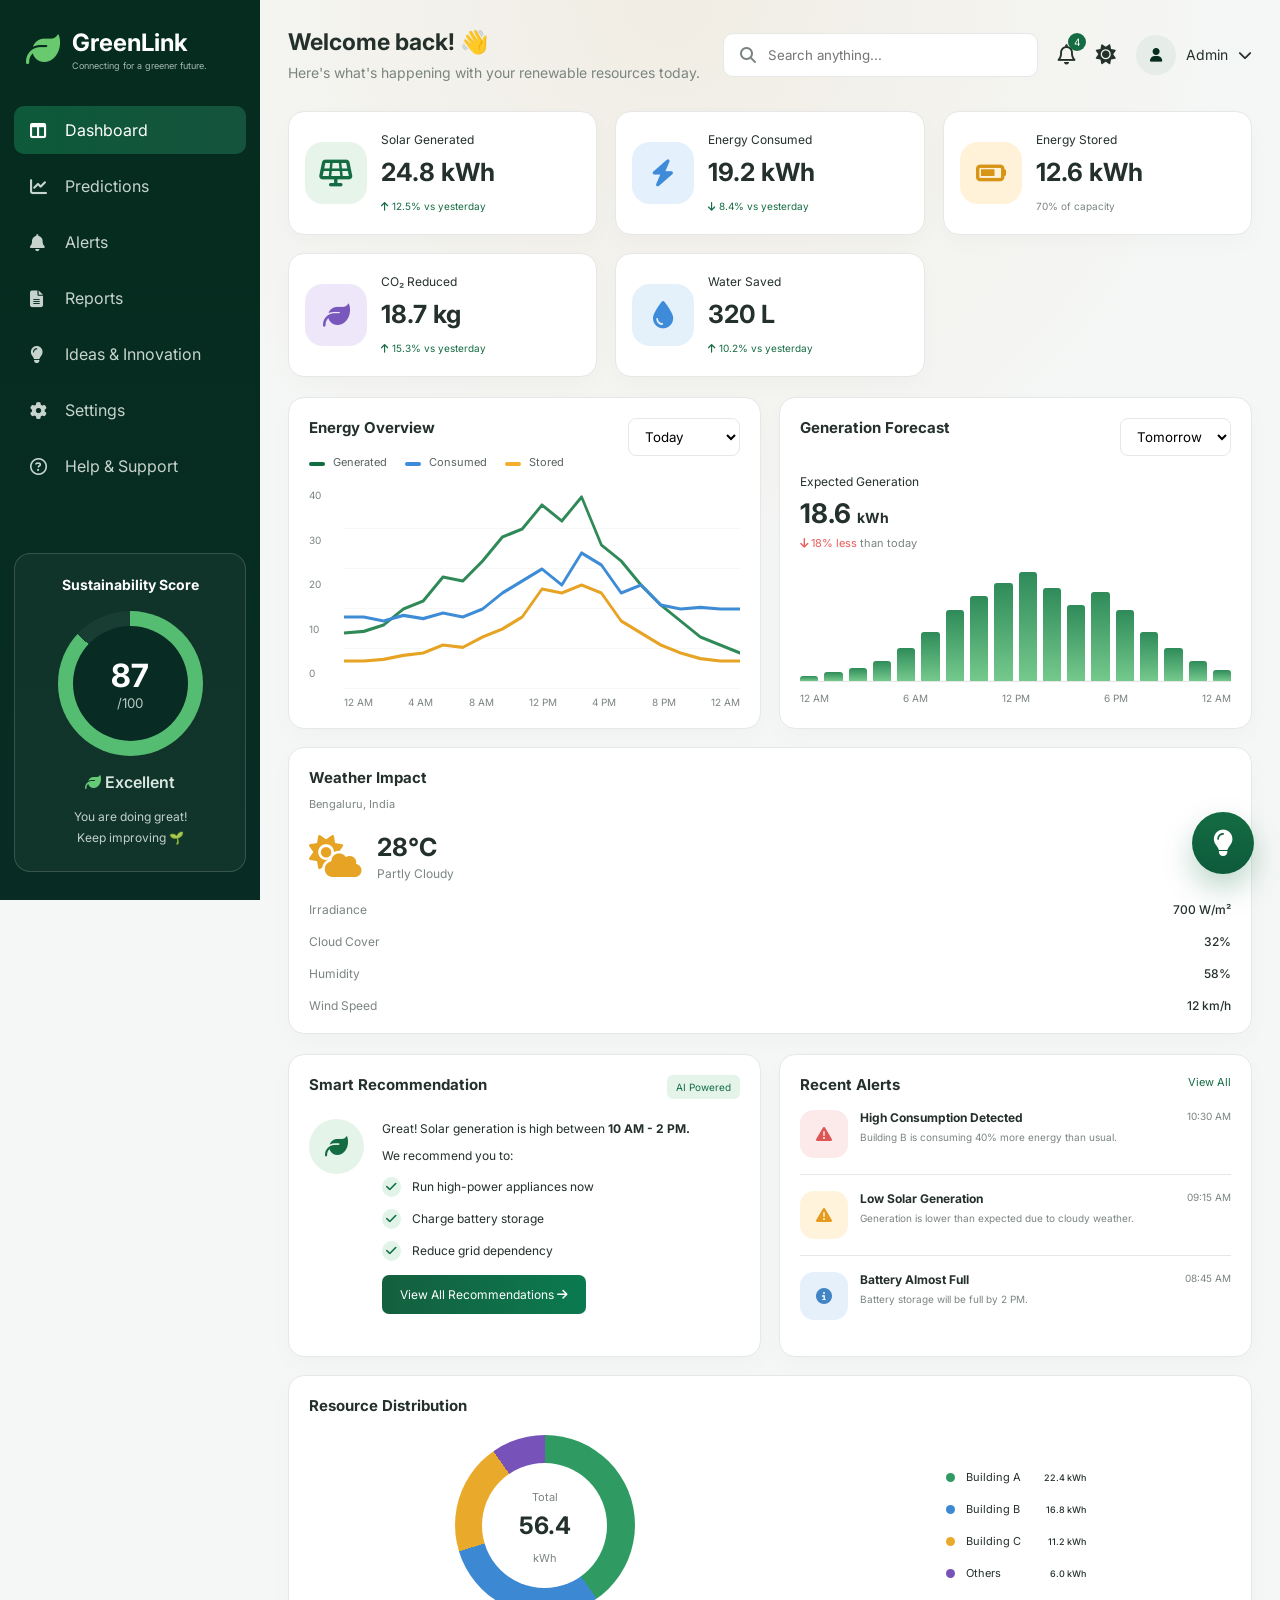
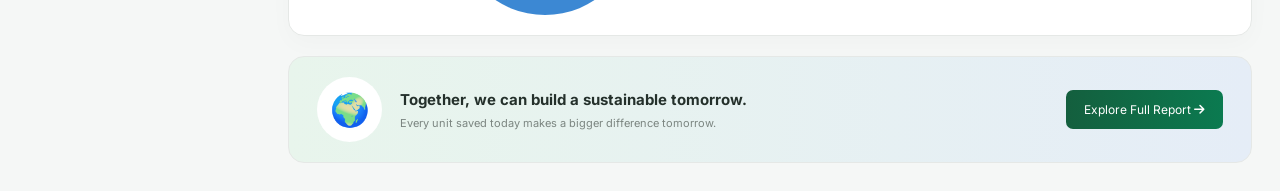
<file: index.html>
<!DOCTYPE html>
<html lang="en">
<head>
  <meta charset="UTF-8">
  <meta name="viewport" content="width=device-width, initial-scale=1.0">

  <title>Dashboard</title>

  <link rel="preconnect" href="https://fonts.googleapis.com">
  <link rel="preconnect" href="https://fonts.gstatic.com" crossorigin>

  <link
    href="https://fonts.googleapis.com/css2?family=Inter:wght@400;500;600;700;800&display=swap"
    rel="stylesheet"
  >

  <link
    rel="stylesheet"
    href="https://cdnjs.cloudflare.com/ajax/libs/font-awesome/6.5.2/css/all.min.css"
  >

  <link rel="stylesheet" href="style.css">
</head>

<body>

  <!-- SIDEBAR -->
  <aside class="sidebar">

    <button class="close-sidebar" id="closeSidebar" aria-label="Close sidebar">
      <i class="fa-solid fa-xmark"></i>
    </button>

    <div class="logo">
      <div class="logo-icon">
        <i class="fa-solid fa-leaf"></i>
      </div>

      <div>
        <h2>GreenLink</h2>
        <p>Connecting for a greener future.</p>
      </div>
    </div>

    <nav class="nav-menu">

      <a href="index.html" class="nav-item active">
        <i class="fa-solid fa-table-columns"></i>
        <span>Dashboard</span>
      </a>

      <a href="predictions.html" class="nav-item">
        <i class="fa-solid fa-chart-line"></i>
        <span>Predictions</span>
      </a>

      <a href="alerts.html" class="nav-item">
        <i class="fa-solid fa-bell"></i>
        <span>Alerts</span>
      </a>

      <a href="reports.html" class="nav-item">
        <i class="fa-solid fa-file-lines"></i>
        <span>Reports</span>
      </a>

      <a href="ideas.html" class="nav-item">
        <i class="fa-solid fa-lightbulb"></i>
        <span>Ideas & Innovation</span>
      </a>

      <a href="settings.html" class="nav-item">
        <i class="fa-solid fa-gear"></i>
        <span>Settings</span>
      </a>

      <a href="help.html" class="nav-item">
        <i class="fa-regular fa-circle-question"></i>
        <span>Help & Support</span>
      </a>

    </nav>

    <div class="sustainability-card">

      <h3>Sustainability Score</h3>

      <div class="score-circle">
        <div class="score-inner">
          <span id="score">87</span>
          <small>/100</small>
        </div>
      </div>

      <div class="score-status">
        <i class="fa-solid fa-leaf"></i>
        Excellent
      </div>

      <p>
        You are doing great!<br>
        Keep improving 🌱
      </p>

    </div>

  </aside>


  <!-- MAIN CONTENT -->
  <main class="main-content">

    <!-- MOBILE CONTROLS -->
    <button class="mobile-menu-btn" id="openSidebar" aria-label="Open sidebar">
      <i class="fa-solid fa-bars"></i>
    </button>

    <!-- This overlay has NO active class by default -->
    <div class="sidebar-overlay" id="sidebarOverlay"></div>


    <!-- HEADER -->
    <header class="top-header">

      <div class="welcome-section">
        <h1>
          Welcome back!
          <span>👋</span>
        </h1>

        <p>
          Here's what's happening with your renewable resources today.
        </p>
      </div>


      <div class="header-actions">

        <div class="search-box">
          <i class="fa-solid fa-magnifying-glass"></i>
          <input type="text" placeholder="Search anything...">
        </div>


        <div class="icon-button notification">
          <i class="fa-regular fa-bell"></i>
          <span class="notification-count">4</span>
        </div>


        <div class="icon-button theme-icon">
          <i class="fa-solid fa-sun"></i>
        </div>


        <div class="profile">

          <div class="avatar">
            <i class="fa-solid fa-user"></i>
          </div>

          <span>Admin</span>

          <i class="fa-solid fa-chevron-down"></i>

        </div>

      </div>

    </header>


    <!-- STAT CARDS -->
    <section class="stats-grid">

      <div class="stat-card">

        <div class="stat-icon solar-icon">
          <i class="fa-solid fa-solar-panel"></i>
        </div>

        <div>
          <p>Solar Generated</p>
          <h2 id="solarGenerated">24.8 kWh</h2>

          <small class="positive">
            <i class="fa-solid fa-arrow-up"></i>
            12.5% vs yesterday
          </small>
        </div>

      </div>


      <div class="stat-card">

        <div class="stat-icon energy-icon">
          <i class="fa-solid fa-bolt"></i>
        </div>

        <div>
          <p>Energy Consumed</p>
          <h2 id="energyConsumed">19.2 kWh</h2>

          <small class="positive">
            <i class="fa-solid fa-arrow-down"></i>
            8.4% vs yesterday
          </small>
        </div>

      </div>


      <div class="stat-card">

        <div class="stat-icon storage-icon">
          <i class="fa-solid fa-battery-three-quarters"></i>
        </div>

        <div>
          <p>Energy Stored</p>
          <h2 id="energyStored">12.6 kWh</h2>

          <small>70% of capacity</small>
        </div>

      </div>


      <div class="stat-card">

        <div class="stat-icon carbon-icon">
          <i class="fa-solid fa-leaf"></i>
        </div>

        <div>
          <p>CO₂ Reduced</p>
          <h2 id="co2Reduced">18.7 kg</h2>

          <small class="positive">
            <i class="fa-solid fa-arrow-up"></i>
            15.3% vs yesterday
          </small>
        </div>

      </div>


      <div class="stat-card">

        <div class="stat-icon water-icon">
          <i class="fa-solid fa-droplet"></i>
        </div>

        <div>
          <p>Water Saved</p>
          <h2 id="waterSaved">320 L</h2>

          <small class="positive">
            <i class="fa-solid fa-arrow-up"></i>
            10.2% vs yesterday
          </small>
        </div>

      </div>

    </section>


    <!-- MIDDLE ROW -->
    <section class="dashboard-row">

      <!-- ENERGY OVERVIEW -->
      <div class="panel energy-overview">

        <div class="panel-header">

          <div>
            <h2>Energy Overview</h2>

            <div class="chart-legend">

              <span>
                <i class="legend generated"></i>
                Generated
              </span>

              <span>
                <i class="legend consumed"></i>
                Consumed
              </span>

              <span>
                <i class="legend stored"></i>
                Stored
              </span>

            </div>

          </div>

          <select>
            <option>Today</option>
            <option>Yesterday</option>
            <option>This Week</option>
          </select>

        </div>


        <div class="chart-placeholder">

          <div class="chart-y-axis">
            <span>40</span>
            <span>30</span>
            <span>20</span>
            <span>10</span>
            <span>0</span>
          </div>


          <div class="chart-area">

            <svg
              viewBox="0 0 600 250"
              preserveAspectRatio="none"
              class="energy-svg"
            >

              <polyline
                class="generated-line"
                points="
                0,180 30,178 60,170 90,150
                120,140 150,110 180,115 210,90
                240,60 270,50 300,20 330,40
                360,10 390,70 420,90 450,120
                480,145 510,165 540,185 570,195 600,205
                "
              />

              <polyline
                class="consumed-line"
                points="
                0,160 30,160 60,165 90,158
                120,162 150,155 180,160 210,150
                240,130 270,115 300,100 330,120
                360,80 390,95 420,130 450,120
                480,145 510,150 540,148 570,150 600,150
                "
              />

              <polyline
                class="stored-line"
                points="
                0,215 30,215 60,213 90,208
                120,205 150,195 180,198 210,185
                240,175 270,160 300,125 330,130
                360,120 390,130 420,165 450,180
                480,195 510,205 540,212 570,215 600,215
                "
              />

            </svg>

          </div>

        </div>


        <div class="chart-x-axis">
          <span>12 AM</span>
          <span>4 AM</span>
          <span>8 AM</span>
          <span>12 PM</span>
          <span>4 PM</span>
          <span>8 PM</span>
          <span>12 AM</span>
        </div>

      </div>


      <!-- FORECAST -->
      <div class="panel forecast-panel">

        <div class="panel-header">

          <h2>Generation Forecast</h2>

          <select>
            <option>Tomorrow</option>
            <option>Today</option>
          </select>

        </div>


        <p class="forecast-label">Expected Generation</p>

        <h1>18.6 <span>kWh</span></h1>

        <p class="forecast-warning">
          <i class="fa-solid fa-arrow-down"></i>
          18% less
          <span>than today</span>
        </p>


        <div class="bar-chart">

          <div class="bar" style="height: 5%"></div>
          <div class="bar" style="height: 8%"></div>
          <div class="bar" style="height: 12%"></div>
          <div class="bar" style="height: 18%"></div>
          <div class="bar" style="height: 30%"></div>
          <div class="bar" style="height: 45%"></div>
          <div class="bar" style="height: 65%"></div>
          <div class="bar" style="height: 78%"></div>
          <div class="bar" style="height: 90%"></div>
          <div class="bar" style="height: 100%"></div>
          <div class="bar" style="height: 85%"></div>
          <div class="bar" style="height: 70%"></div>
          <div class="bar" style="height: 82%"></div>
          <div class="bar" style="height: 65%"></div>
          <div class="bar" style="height: 45%"></div>
          <div class="bar" style="height: 30%"></div>
          <div class="bar" style="height: 18%"></div>
          <div class="bar" style="height: 10%"></div>

        </div>


        <div class="forecast-times">
          <span>12 AM</span>
          <span>6 AM</span>
          <span>12 PM</span>
          <span>6 PM</span>
          <span>12 AM</span>
        </div>

      </div>


      <!-- WEATHER -->
      <div class="panel weather-panel">

        <h2>Weather Impact</h2>

        <p class="location">Bengaluru, India</p>


        <div class="weather-main">

          <div class="weather-icon">
            <i class="fa-solid fa-cloud-sun"></i>
          </div>

          <div>
            <h1>28°C</h1>
            <p>Partly Cloudy</p>
          </div>

        </div>


        <div class="weather-details">

          <div>
            <span>Irradiance</span>
            <strong>700 W/m²</strong>
          </div>

          <div>
            <span>Cloud Cover</span>
            <strong>32%</strong>
          </div>

          <div>
            <span>Humidity</span>
            <strong>58%</strong>
          </div>

          <div>
            <span>Wind Speed</span>
            <strong>12 km/h</strong>
          </div>

        </div>

      </div>

    </section>


    <!-- LOWER GRID -->
    <section class="lower-grid">

      <!-- RECOMMENDATION -->
      <div class="panel recommendation-panel">

        <div class="panel-header">

          <h2>Smart Recommendation</h2>

          <span class="ai-badge">AI Powered</span>

        </div>


        <div class="recommendation-content">

          <div class="recommendation-icon">
            <i class="fa-solid fa-leaf"></i>
          </div>


          <div>

            <p class="recommendation-text">
              Great! Solar generation is high between
              <strong>10 AM - 2 PM.</strong>
            </p>

            <p>We recommend you to:</p>


            <ul>

              <li>
                <i class="fa-solid fa-check"></i>
                Run high-power appliances now
              </li>

              <li>
                <i class="fa-solid fa-check"></i>
                Charge battery storage
              </li>

              <li>
                <i class="fa-solid fa-check"></i>
                Reduce grid dependency
              </li>

            </ul>


            <button class="primary-button" id="recommendationButton">
              View All Recommendations
              <i class="fa-solid fa-arrow-right"></i>
            </button>

          </div>

        </div>

      </div>


      <!-- ALERTS -->
      <div class="panel alerts-panel">

        <div class="panel-header">

          <h2>Recent Alerts</h2>

          <a href="#">View All</a>

        </div>


        <div class="alert-item">

          <div class="alert-icon danger">
            <i class="fa-solid fa-triangle-exclamation"></i>
          </div>

          <div class="alert-info">
            <h3>High Consumption Detected</h3>
            <p>
              Building B is consuming 40% more energy than usual.
            </p>
          </div>

          <span>10:30 AM</span>

        </div>


        <div class="alert-item">

          <div class="alert-icon warning">
            <i class="fa-solid fa-triangle-exclamation"></i>
          </div>

          <div class="alert-info">
            <h3>Low Solar Generation</h3>
            <p>
              Generation is lower than expected due to cloudy weather.
            </p>
          </div>

          <span>09:15 AM</span>

        </div>


        <div class="alert-item">

          <div class="alert-icon info">
            <i class="fa-solid fa-circle-info"></i>
          </div>

          <div class="alert-info">
            <h3>Battery Almost Full</h3>
            <p>
              Battery storage will be full by 2 PM.
            </p>
          </div>

          <span>08:45 AM</span>

        </div>

      </div>


      <!-- RESOURCE DISTRIBUTION -->
      <div class="panel distribution-panel">

        <h2>Resource Distribution</h2>


        <div class="distribution-content">

          <div class="donut-chart">

            <div class="donut-center">
              <span>Total</span>
              <h2>56.4</h2>
              <small>kWh</small>
            </div>

          </div>


          <div class="distribution-list">

            <div>
              <span class="dot building-a"></span>
              <span>Building A</span>
              <strong>22.4 kWh</strong>
            </div>

            <div>
              <span class="dot building-b"></span>
              <span>Building B</span>
              <strong>16.8 kWh</strong>
            </div>

            <div>
              <span class="dot building-c"></span>
              <span>Building C</span>
              <strong>11.2 kWh</strong>
            </div>

            <div>
              <span class="dot others"></span>
              <span>Others</span>
              <strong>6.0 kWh</strong>
            </div>

          </div>

        </div>

      </div>

    </section>


    <!-- BOTTOM BANNER -->
    <section class="sustainability-banner">

      <div class="banner-icon">🌍</div>

      <div>

        <h2>
          Together, we can build a sustainable tomorrow.
        </h2>

        <p>
          Every unit saved today makes a bigger difference tomorrow.
        </p>

      </div>


      <button class="primary-button" id="reportButton">
        Explore Full Report
        <i class="fa-solid fa-arrow-right"></i>
      </button>

    </section>

  </main>

  <a class="floating-ideas-button" href="ideas.html" aria-label="Ideas & Innovation">
    <i class="fa-solid fa-lightbulb"></i>
  </a>

  <script src="script.js"></script>

</body>
</html>
</file>
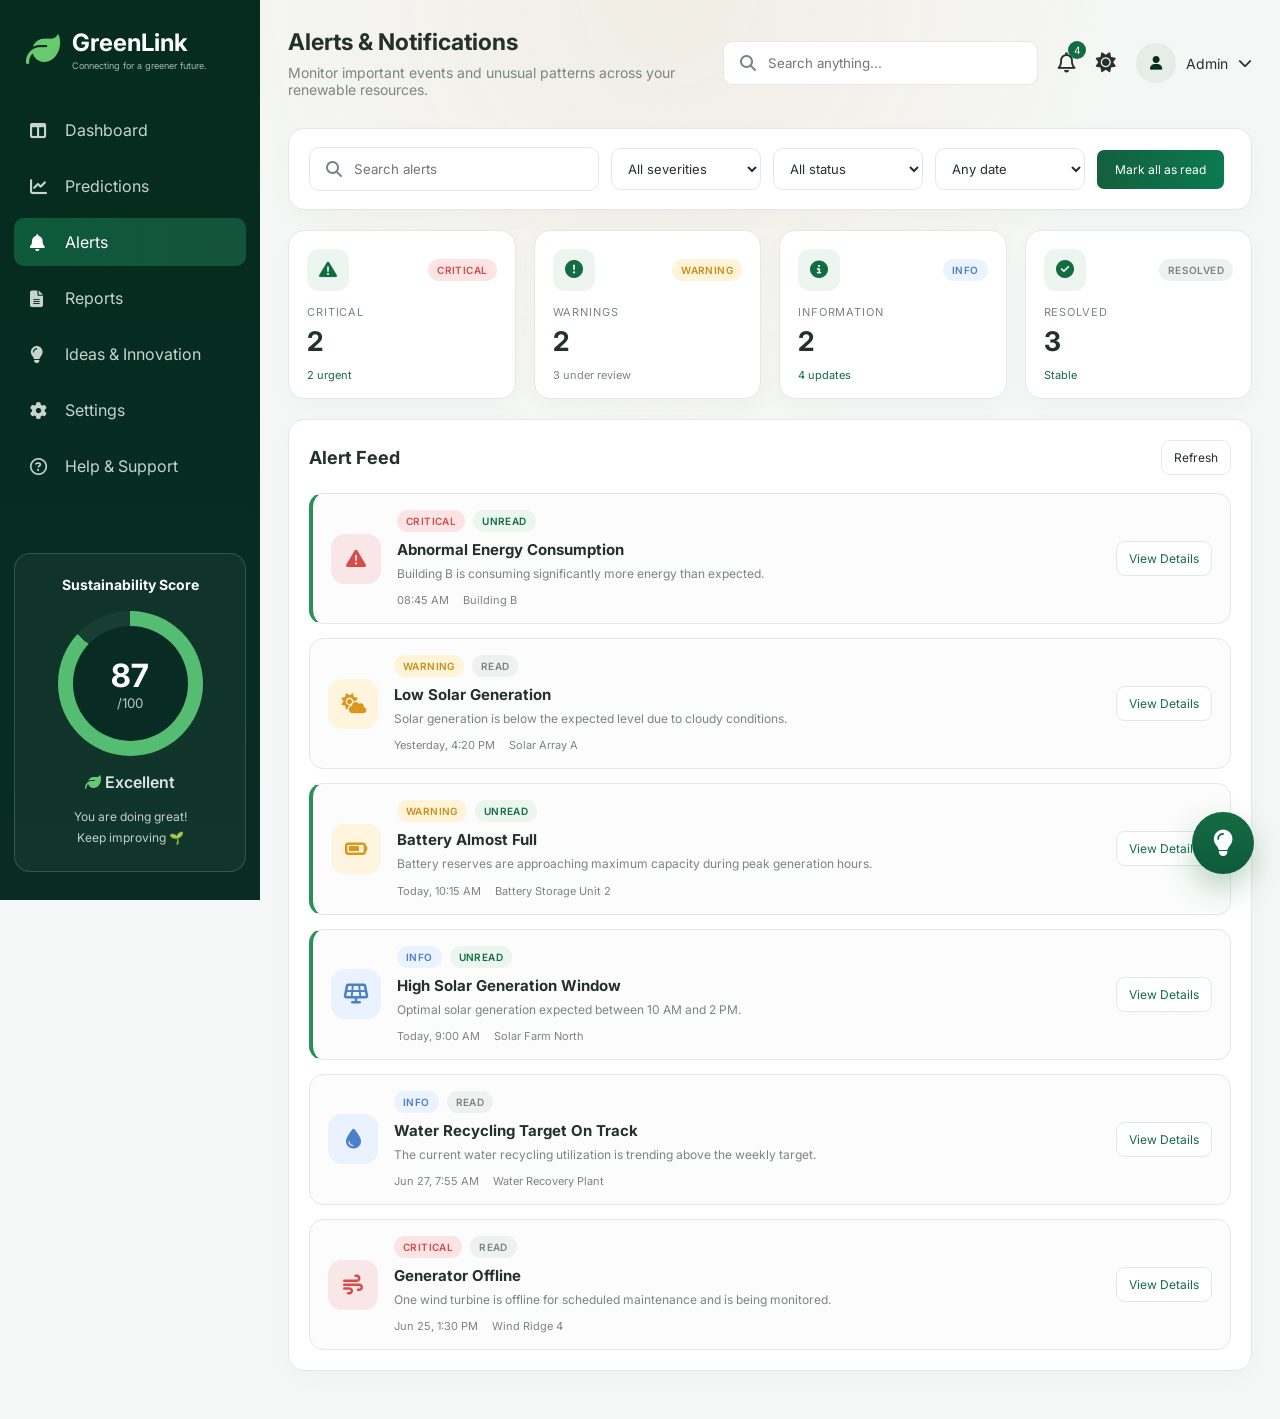
<file: alerts.html>
<!DOCTYPE html>
<html lang="en">
<head>
  <meta charset="UTF-8">
  <meta name="viewport" content="width=device-width, initial-scale=1.0">
  <title>Alerts & Notifications</title>
  <link rel="preconnect" href="https://fonts.googleapis.com">
  <link rel="preconnect" href="https://fonts.gstatic.com" crossorigin>
  <link href="https://fonts.googleapis.com/css2?family=Inter:wght@400;500;600;700;800&display=swap" rel="stylesheet">
  <link rel="stylesheet" href="https://cdnjs.cloudflare.com/ajax/libs/font-awesome/6.5.2/css/all.min.css">
  <link rel="stylesheet" href="style.css">
</head>
<body>
  <aside class="sidebar">
    <button class="close-sidebar" id="closeSidebar" aria-label="Close sidebar">
      <i class="fa-solid fa-xmark"></i>
    </button>

    <div class="logo">
      <div class="logo-icon">
        <i class="fa-solid fa-leaf"></i>
      </div>

      <div>
        <h2>GreenLink</h2>
        <p>Connecting for a greener future.</p>
      </div>
    </div>

    <nav class="nav-menu">
      <a href="index.html" class="nav-item">
        <i class="fa-solid fa-table-columns"></i>
        <span>Dashboard</span>
      </a>

      <a href="predictions.html" class="nav-item">
        <i class="fa-solid fa-chart-line"></i>
        <span>Predictions</span>
      </a>

      <a href="alerts.html" class="nav-item active">
        <i class="fa-solid fa-bell"></i>
        <span>Alerts</span>
      </a>

      <a href="reports.html" class="nav-item">
        <i class="fa-solid fa-file-lines"></i>
        <span>Reports</span>
      </a>

      <a href="ideas.html" class="nav-item">
        <i class="fa-solid fa-lightbulb"></i>
        <span>Ideas & Innovation</span>
      </a>

      <a href="settings.html" class="nav-item">
        <i class="fa-solid fa-gear"></i>
        <span>Settings</span>
      </a>

      <a href="help.html" class="nav-item">
        <i class="fa-regular fa-circle-question"></i>
        <span>Help & Support</span>
      </a>
    </nav>

    <div class="sustainability-card">
      <h3>Sustainability Score</h3>
      <div class="score-circle">
        <div class="score-inner">
          <span id="score">87</span>
          <small>/100</small>
        </div>
      </div>
      <div class="score-status">
        <i class="fa-solid fa-leaf"></i>
        Excellent
      </div>
      <p>
        You are doing great!<br>
        Keep improving 🌱
      </p>
    </div>
  </aside>

  <main class="main-content">
    <button class="mobile-menu-btn" id="openSidebar" aria-label="Open sidebar">
      <i class="fa-solid fa-bars"></i>
    </button>

    <div class="sidebar-overlay" id="sidebarOverlay"></div>

    <header class="top-header">
      <div class="welcome-section">
        <h1>Alerts & Notifications</h1>
        <p>Monitor important events and unusual patterns across your renewable resources.</p>
      </div>

      <div class="header-actions">
        <div class="search-box">
          <i class="fa-solid fa-magnifying-glass"></i>
          <input type="text" placeholder="Search anything...">
        </div>

        <div class="icon-button notification">
          <i class="fa-regular fa-bell"></i>
          <span class="notification-count">4</span>
        </div>

        <div class="icon-button theme-icon">
          <i class="fa-solid fa-sun"></i>
        </div>

        <div class="profile">
          <div class="avatar">
            <i class="fa-solid fa-user"></i>
          </div>
          <span>Admin</span>
          <i class="fa-solid fa-chevron-down"></i>
        </div>
      </div>
    </header>

    <section class="page-toolbar">
      <div class="page-toolbar-grid">
        <div class="search-box">
          <i class="fa-solid fa-magnifying-glass"></i>
          <input id="alertSearch" type="text" placeholder="Search alerts">
        </div>

        <div class="filter-group">
          <select id="severityFilter">
            <option value="all">All severities</option>
            <option value="critical">Critical</option>
            <option value="warning">Warning</option>
            <option value="info">Information</option>
          </select>

          <select id="statusFilter">
            <option value="all">All status</option>
            <option value="unread">Unread</option>
            <option value="read">Read</option>
          </select>

          <select id="dateFilter">
            <option value="all">Any date</option>
            <option value="today">Today</option>
            <option value="week">Last 7 days</option>
            <option value="month">Last 30 days</option>
          </select>
        </div>

        <button class="primary-button" id="markAllRead">Mark all as read</button>
      </div>
    </section>

    <section class="summary-grid">
      <div class="summary-card">
        <div class="summary-head">
          <div class="summary-icon"><i class="fa-solid fa-triangle-exclamation"></i></div>
          <span class="severity-badge critical">Critical</span>
        </div>
        <div class="summary-label">Critical</div>
        <div class="summary-value" id="criticalCount">0</div>
        <div class="summary-foot positive">2 urgent</div>
      </div>

      <div class="summary-card">
        <div class="summary-head">
          <div class="summary-icon"><i class="fa-solid fa-circle-exclamation"></i></div>
          <span class="severity-badge warning">Warning</span>
        </div>
        <div class="summary-label">Warnings</div>
        <div class="summary-value" id="warningCount">0</div>
        <div class="summary-foot">3 under review</div>
      </div>

      <div class="summary-card">
        <div class="summary-head">
          <div class="summary-icon"><i class="fa-solid fa-circle-info"></i></div>
          <span class="severity-badge info">Info</span>
        </div>
        <div class="summary-label">Information</div>
        <div class="summary-value" id="infoCount">0</div>
        <div class="summary-foot positive">4 updates</div>
      </div>

      <div class="summary-card">
        <div class="summary-head">
          <div class="summary-icon"><i class="fa-solid fa-circle-check"></i></div>
          <span class="status-badge read">Resolved</span>
        </div>
        <div class="summary-label">Resolved</div>
        <div class="summary-value" id="resolvedCount">0</div>
        <div class="summary-foot positive">Stable</div>
      </div>
    </section>

    <section class="section-card">
      <div class="section-card-header">
        <h2>Alert Feed</h2>
        <div class="section-actions">
          <button class="secondary-button" id="refreshAlerts">Refresh</button>
        </div>
      </div>

      <div id="alertList" class="alert-list"></div>
    </section>
  </main>

  <a class="floating-ideas-button" href="ideas.html" aria-label="Ideas & Innovation">
    <i class="fa-solid fa-lightbulb"></i>
  </a>

  <script src="script.js"></script>
  <script>
    let alerts = [];

    const alertList = document.getElementById('alertList');
    const alertSearch = document.getElementById('alertSearch');
    const severityFilter = document.getElementById('severityFilter');
    const statusFilter = document.getElementById('statusFilter');
    const dateFilter = document.getElementById('dateFilter');

    async function loadAlertsData() {
      try {
        const response = await fetch('api/greenlink-data.json', { cache: 'no-store' });
        if (!response.ok) throw new Error('Unable to fetch alert data');
        const payload = await response.json();
        alerts = Array.isArray(payload.alerts) ? payload.alerts : [];
      } catch (error) {
        alerts = [];
        console.warn('Unable to load alert data from API. Using empty state.', error);
      }

      updateSummaryCounts();
      renderAlerts();
    }

    function updateSummaryCounts() {
      const critical = alerts.filter(a => a.severity === 'critical').length;
      const warning = alerts.filter(a => a.severity === 'warning').length;
      const info = alerts.filter(a => a.severity === 'info').length;
      const resolved = alerts.filter(a => a.read).length;

      document.getElementById('criticalCount').textContent = critical;
      document.getElementById('warningCount').textContent = warning;
      document.getElementById('infoCount').textContent = info;
      document.getElementById('resolvedCount').textContent = resolved;
    }

    function filterAlerts() {
      const query = alertSearch.value.trim().toLowerCase();
      const severity = severityFilter.value;
      const status = statusFilter.value;
      const date = dateFilter.value;

      return alerts.filter(alert => {
        const matchesQuery =
          alert.title.toLowerCase().includes(query) ||
          alert.description.toLowerCase().includes(query) ||
          alert.location.toLowerCase().includes(query);

        const matchesSeverity = severity === 'all' || alert.severity === severity;
        const matchesStatus = status === 'all' || (status === 'read' ? alert.read : !alert.read);

        let matchesDate = true;
        if (date === 'today') {
          matchesDate = alert.date === '2026-09-01';
        } else if (date === 'week') {
          matchesDate = new Date(alert.date) >= new Date('2026-08-26');
        } else if (date === 'month') {
          matchesDate = new Date(alert.date) >= new Date('2026-08-02');
        }

        return matchesQuery && matchesSeverity && matchesStatus && matchesDate;
      });
    }

    function renderAlerts() {
      const filteredAlerts = filterAlerts();

      if (!filteredAlerts.length) {
        alertList.innerHTML = '<div class="section-card" style="padding: 20px; margin-bottom: 0;">No alerts match your current filters.</div>';
        return;
      }

      alertList.innerHTML = filteredAlerts.map(alert => `
        <div class="alert-item-card ${alert.read ? '' : 'unread'}">
          <div class="alert-icon ${alert.severity}">
            <i class="${alert.icon}"></i>
          </div>
          <div class="alert-card-main">
            <div class="alert-row-top">
              <span class="severity-badge ${alert.severity}">${alert.severity}</span>
              <span class="status-badge ${alert.read ? 'read' : 'unread'}">${alert.read ? 'Read' : 'Unread'}</span>
            </div>
            <h3>${alert.title}</h3>
            <p>${alert.description}</p>
            <div class="alert-meta">
              <span class="alert-time">${alert.time}</span>
              <span>${alert.location}</span>
            </div>
          </div>
          <div class="alert-actions">
            <button class="ghost-button" data-id="${alert.id}">View Details</button>
          </div>
        </div>
      `).join('');
    }

    [alertSearch, severityFilter, statusFilter, dateFilter].forEach(element => {
      element.addEventListener('input', renderAlerts);
      element.addEventListener('change', renderAlerts);
    });

    document.getElementById('markAllRead').addEventListener('click', function () {
      alerts.forEach(alert => {
        alert.read = true;
      });
      updateSummaryCounts();
      renderAlerts();
    });

    document.getElementById('refreshAlerts').addEventListener('click', loadAlertsData);

    alertList.addEventListener('click', function (event) {
      const button = event.target.closest('.ghost-button');
      if (!button) return;

      const alertItem = alerts.find(alert => alert.id === Number(button.dataset.id));
      if (!alertItem) return;

      alertItem.read = true;
      updateSummaryCounts();
      renderAlerts();
      alert(`Alert Details\n\n${alertItem.title}\n${alertItem.description}\n\nLocation: ${alertItem.location}\nTime: ${alertItem.time}`);
    });

    loadAlertsData();
  </script>
</body>
</html>
</file>
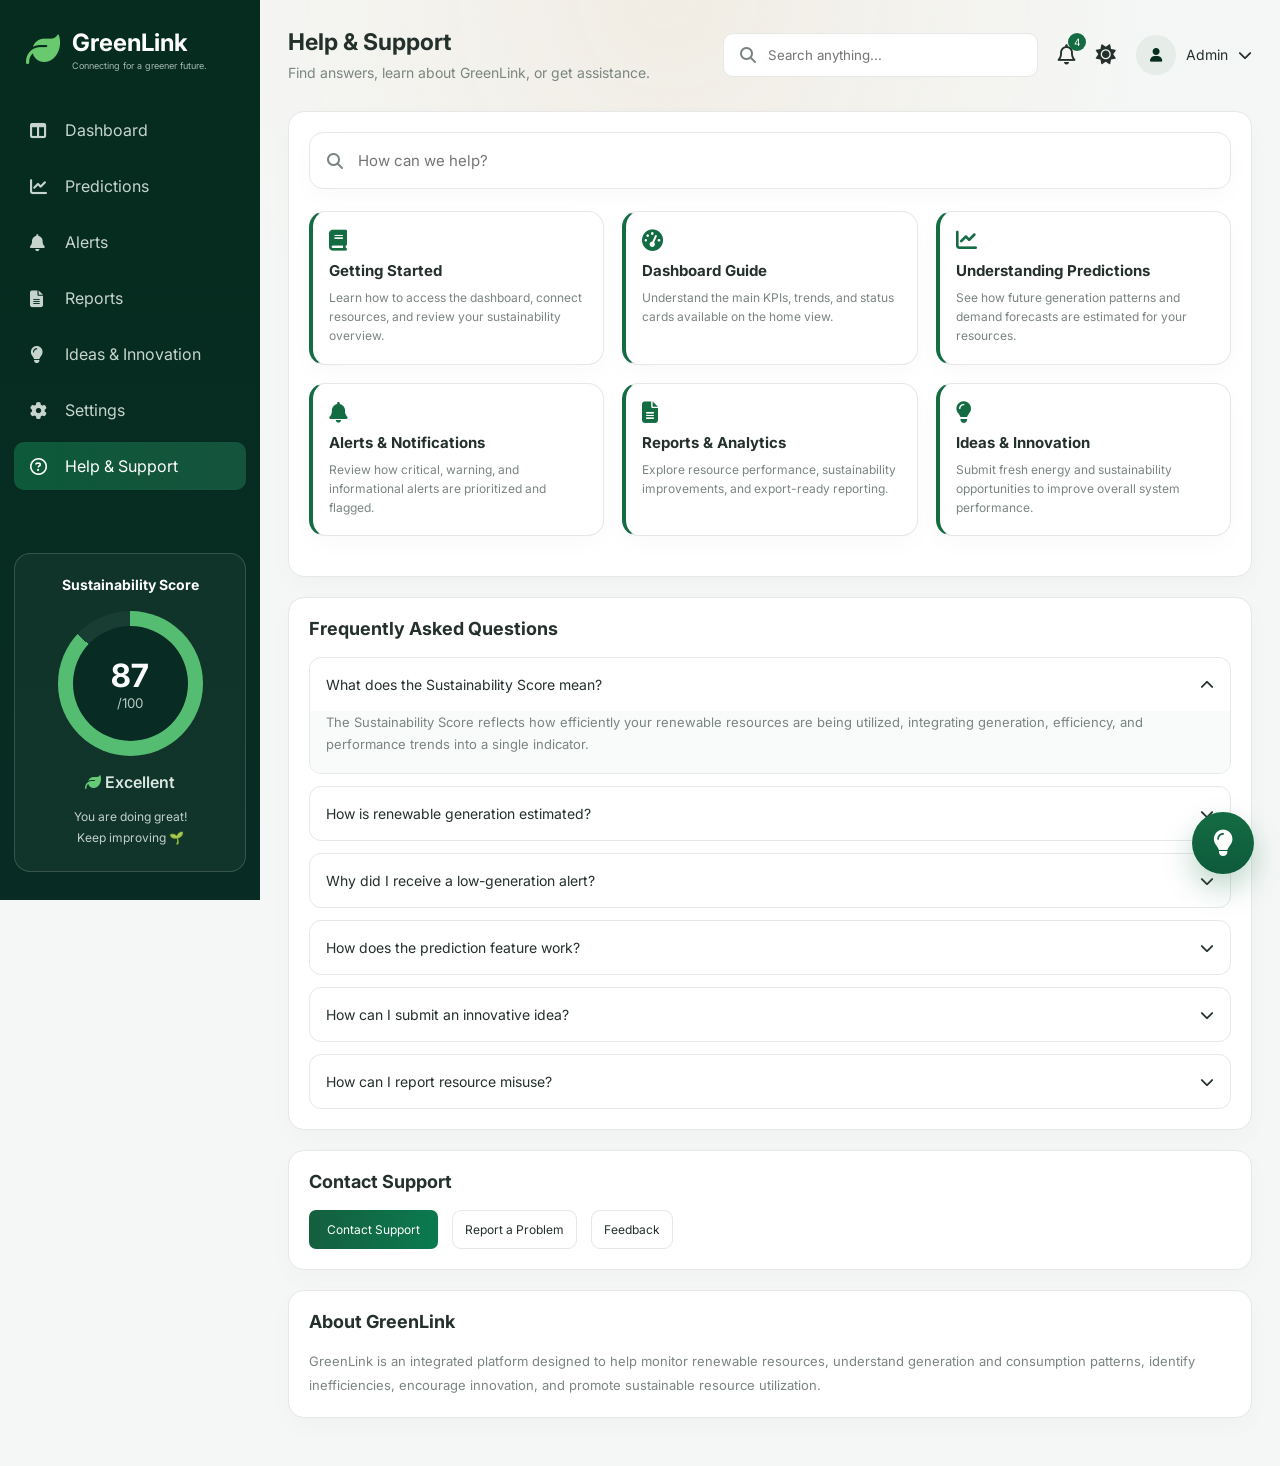
<file: help.html>
<!DOCTYPE html>
<html lang="en">
<head>
  <meta charset="UTF-8">
  <meta name="viewport" content="width=device-width, initial-scale=1.0">
  <title>Help & Support</title>
  <link rel="preconnect" href="https://fonts.googleapis.com">
  <link rel="preconnect" href="https://fonts.gstatic.com" crossorigin>
  <link href="https://fonts.googleapis.com/css2?family=Inter:wght@400;500;600;700;800&display=swap" rel="stylesheet">
  <link rel="stylesheet" href="https://cdnjs.cloudflare.com/ajax/libs/font-awesome/6.5.2/css/all.min.css">
  <link rel="stylesheet" href="style.css">
</head>
<body>
  <aside class="sidebar">
    <button class="close-sidebar" id="closeSidebar" aria-label="Close sidebar">
      <i class="fa-solid fa-xmark"></i>
    </button>

    <div class="logo">
      <div class="logo-icon">
        <i class="fa-solid fa-leaf"></i>
      </div>
      <div>
        <h2>GreenLink</h2>
        <p>Connecting for a greener future.</p>
      </div>
    </div>

    <nav class="nav-menu">
      <a href="index.html" class="nav-item">
        <i class="fa-solid fa-table-columns"></i>
        <span>Dashboard</span>
      </a>

      <a href="predictions.html" class="nav-item">
        <i class="fa-solid fa-chart-line"></i>
        <span>Predictions</span>
      </a>

      <a href="alerts.html" class="nav-item">
        <i class="fa-solid fa-bell"></i>
        <span>Alerts</span>
      </a>

      <a href="reports.html" class="nav-item">
        <i class="fa-solid fa-file-lines"></i>
        <span>Reports</span>
      </a>

      <a href="ideas.html" class="nav-item">
        <i class="fa-solid fa-lightbulb"></i>
        <span>Ideas & Innovation</span>
      </a>

      <a href="settings.html" class="nav-item">
        <i class="fa-solid fa-gear"></i>
        <span>Settings</span>
      </a>

      <a href="help.html" class="nav-item active">
        <i class="fa-regular fa-circle-question"></i>
        <span>Help & Support</span>
      </a>
    </nav>

    <div class="sustainability-card">
      <h3>Sustainability Score</h3>
      <div class="score-circle">
        <div class="score-inner">
          <span id="score">87</span>
          <small>/100</small>
        </div>
      </div>
      <div class="score-status">
        <i class="fa-solid fa-leaf"></i>
        Excellent
      </div>
      <p>
        You are doing great!<br>
        Keep improving 🌱
      </p>
    </div>
  </aside>

  <main class="main-content">
    <button class="mobile-menu-btn" id="openSidebar" aria-label="Open sidebar">
      <i class="fa-solid fa-bars"></i>
    </button>

    <div class="sidebar-overlay" id="sidebarOverlay"></div>

    <header class="top-header">
      <div class="welcome-section">
        <h1>Help & Support</h1>
        <p>Find answers, learn about GreenLink, or get assistance.</p>
      </div>

      <div class="header-actions">
        <div class="search-box">
          <i class="fa-solid fa-magnifying-glass"></i>
          <input type="text" placeholder="Search anything...">
        </div>

        <div class="icon-button notification">
          <i class="fa-regular fa-bell"></i>
          <span class="notification-count">4</span>
        </div>

        <div class="icon-button theme-icon">
          <i class="fa-solid fa-sun"></i>
        </div>

        <div class="profile">
          <div class="avatar">
            <i class="fa-solid fa-user"></i>
          </div>
          <span>Admin</span>
          <i class="fa-solid fa-chevron-down"></i>
        </div>
      </div>
    </header>

    <section class="section-card">
      <div class="help-search-wrap">
        <i class="fa-solid fa-magnifying-glass"></i>
        <input class="help-search" type="text" placeholder="How can we help?">
      </div>

      <div class="quick-help-grid">
        <div class="quick-help-card">
          <i class="fa-solid fa-book"></i>
          <h3>Getting Started</h3>
          <p>Learn how to access the dashboard, connect resources, and review your sustainability overview.</p>
        </div>

        <div class="quick-help-card">
          <i class="fa-solid fa-gauge-high"></i>
          <h3>Dashboard Guide</h3>
          <p>Understand the main KPIs, trends, and status cards available on the home view.</p>
        </div>

        <div class="quick-help-card">
          <i class="fa-solid fa-chart-line"></i>
          <h3>Understanding Predictions</h3>
          <p>See how future generation patterns and demand forecasts are estimated for your resources.</p>
        </div>

        <div class="quick-help-card">
          <i class="fa-solid fa-bell"></i>
          <h3>Alerts & Notifications</h3>
          <p>Review how critical, warning, and informational alerts are prioritized and flagged.</p>
        </div>

        <div class="quick-help-card">
          <i class="fa-solid fa-file-lines"></i>
          <h3>Reports & Analytics</h3>
          <p>Explore resource performance, sustainability improvements, and export-ready reporting.</p>
        </div>

        <div class="quick-help-card">
          <i class="fa-solid fa-lightbulb"></i>
          <h3>Ideas & Innovation</h3>
          <p>Submit fresh energy and sustainability opportunities to improve overall system performance.</p>
        </div>
      </div>
    </section>

    <section class="section-card">
      <div class="section-card-header">
        <h2>Frequently Asked Questions</h2>
      </div>

      <div class="faq-list">
        <div class="faq-item open">
          <button class="faq-question">
            <span>What does the Sustainability Score mean?</span>
            <i class="fa-solid fa-chevron-down"></i>
          </button>
          <div class="faq-answer" style="max-height: 200px;">
            <p>The Sustainability Score reflects how efficiently your renewable resources are being utilized, integrating generation, efficiency, and performance trends into a single indicator.</p>
          </div>
        </div>

        <div class="faq-item">
          <button class="faq-question">
            <span>How is renewable generation estimated?</span>
            <i class="fa-solid fa-chevron-down"></i>
          </button>
          <div class="faq-answer">
            <p>Generation estimates are based on weather conditions, historical production, active renewable capacity, and performance trends across the monitored resource portfolio.</p>
          </div>
        </div>

        <div class="faq-item">
          <button class="faq-question">
            <span>Why did I receive a low-generation alert?</span>
            <i class="fa-solid fa-chevron-down"></i>
          </button>
          <div class="faq-answer">
            <p>Low-generation alerts usually indicate a period of reduced solar or wind availability, weather constraints, maintenance issues, or sudden changes in expected operating efficiency.</p>
          </div>
        </div>

        <div class="faq-item">
          <button class="faq-question">
            <span>How does the prediction feature work?</span>
            <i class="fa-solid fa-chevron-down"></i>
          </button>
          <div class="faq-answer">
            <p>GreenLink combines historical usage patterns, local weather data, and current resource performance to estimate near-term generation and consumption changes.</p>
          </div>
        </div>

        <div class="faq-item">
          <button class="faq-question">
            <span>How can I submit an innovative idea?</span>
            <i class="fa-solid fa-chevron-down"></i>
          </button>
          <div class="faq-answer">
            <p>Use the Ideas & Innovation section to share a concept, improvement opportunity, or conservation suggestion. Teams can review it for viability and impact.</p>
          </div>
        </div>

        <div class="faq-item">
          <button class="faq-question">
            <span>How can I report resource misuse?</span>
            <i class="fa-solid fa-chevron-down"></i>
          </button>
          <div class="faq-answer">
            <p>Use the Contact Support or Report a Problem actions to document the incident and notify the platform administrators for review.</p>
          </div>
        </div>
      </div>
    </section>

    <section class="section-card">
      <div class="section-card-header">
        <h2>Contact Support</h2>
      </div>

      <div class="support-actions">
        <button class="primary-button" id="contactSupportBtn">Contact Support</button>
        <button class="secondary-button" id="reportProblemBtn">Report a Problem</button>
        <button class="secondary-button" id="feedbackBtn">Feedback</button>
      </div>
    </section>

    <section class="section-card">
      <div class="section-card-header">
        <h2>About GreenLink</h2>
      </div>

      <p class="about-box">GreenLink is an integrated platform designed to help monitor renewable resources, understand generation and consumption patterns, identify inefficiencies, encourage innovation, and promote sustainable resource utilization.</p>
    </section>
  </main>

  <div class="modal-backdrop" id="supportModal">
    <div class="support-modal">
      <div class="modal-header">
        <h3 id="modalTitle">Contact Support</h3>
        <button class="close-modal" id="closeModal" aria-label="Close support form">
          <i class="fa-solid fa-xmark"></i>
        </button>
      </div>

      <div class="input-group">
        <label>Your name</label>
        <input type="text" value="Alex Morgan">
      </div>

      <div class="input-group">
        <label>Email</label>
        <input type="email" value="alex@greenlink.io">
      </div>

      <div class="input-group">
        <label>Topic</label>
        <select>
          <option>General support</option>
          <option>Report a problem</option>
          <option>Feedback</option>
        </select>
      </div>

      <div class="input-group">
        <label>Message</label>
        <textarea placeholder="Tell us how we can help..."></textarea>
      </div>

      <div class="modal-actions">
        <button class="secondary-button" id="cancelModal">Cancel</button>
        <button class="primary-button" id="submitSupport">Send</button>
      </div>
    </div>
  </div>

  <a class="floating-ideas-button" href="ideas.html" aria-label="Ideas & Innovation">
    <i class="fa-solid fa-lightbulb"></i>
  </a>

  <script src="script.js"></script>
  <script>
    const supportModal = document.getElementById('supportModal');
    const modalTitle = document.getElementById('modalTitle');
    const buttons = {
      contactSupportBtn: 'Contact Support',
      reportProblemBtn: 'Report a Problem',
      feedbackBtn: 'Feedback'
    };

    Object.entries(buttons).forEach(([id, label]) => {
      document.getElementById(id).addEventListener('click', function () {
        modalTitle.textContent = label;
        supportModal.classList.add('open');
      });
    });

    document.getElementById('closeModal').addEventListener('click', function () {
      supportModal.classList.remove('open');
    });

    document.getElementById('cancelModal').addEventListener('click', function () {
      supportModal.classList.remove('open');
    });

    document.getElementById('submitSupport').addEventListener('click', function () {
      supportModal.classList.remove('open');
      alert('Your message has been sent to the GreenLink support team.');
    });

    document.querySelectorAll('.faq-question').forEach(button => {
      button.addEventListener('click', function () {
        const item = this.closest('.faq-item');
        const answer = item.querySelector('.faq-answer');
        const isOpen = item.classList.contains('open');

        document.querySelectorAll('.faq-item').forEach(faq => {
          faq.classList.remove('open');
          faq.querySelector('.faq-answer').style.maxHeight = '0px';
        });

        if (!isOpen) {
          item.classList.add('open');
          answer.style.maxHeight = answer.scrollHeight + 'px';
        }
      });
    });
  </script>
</body>
</html>
</file>
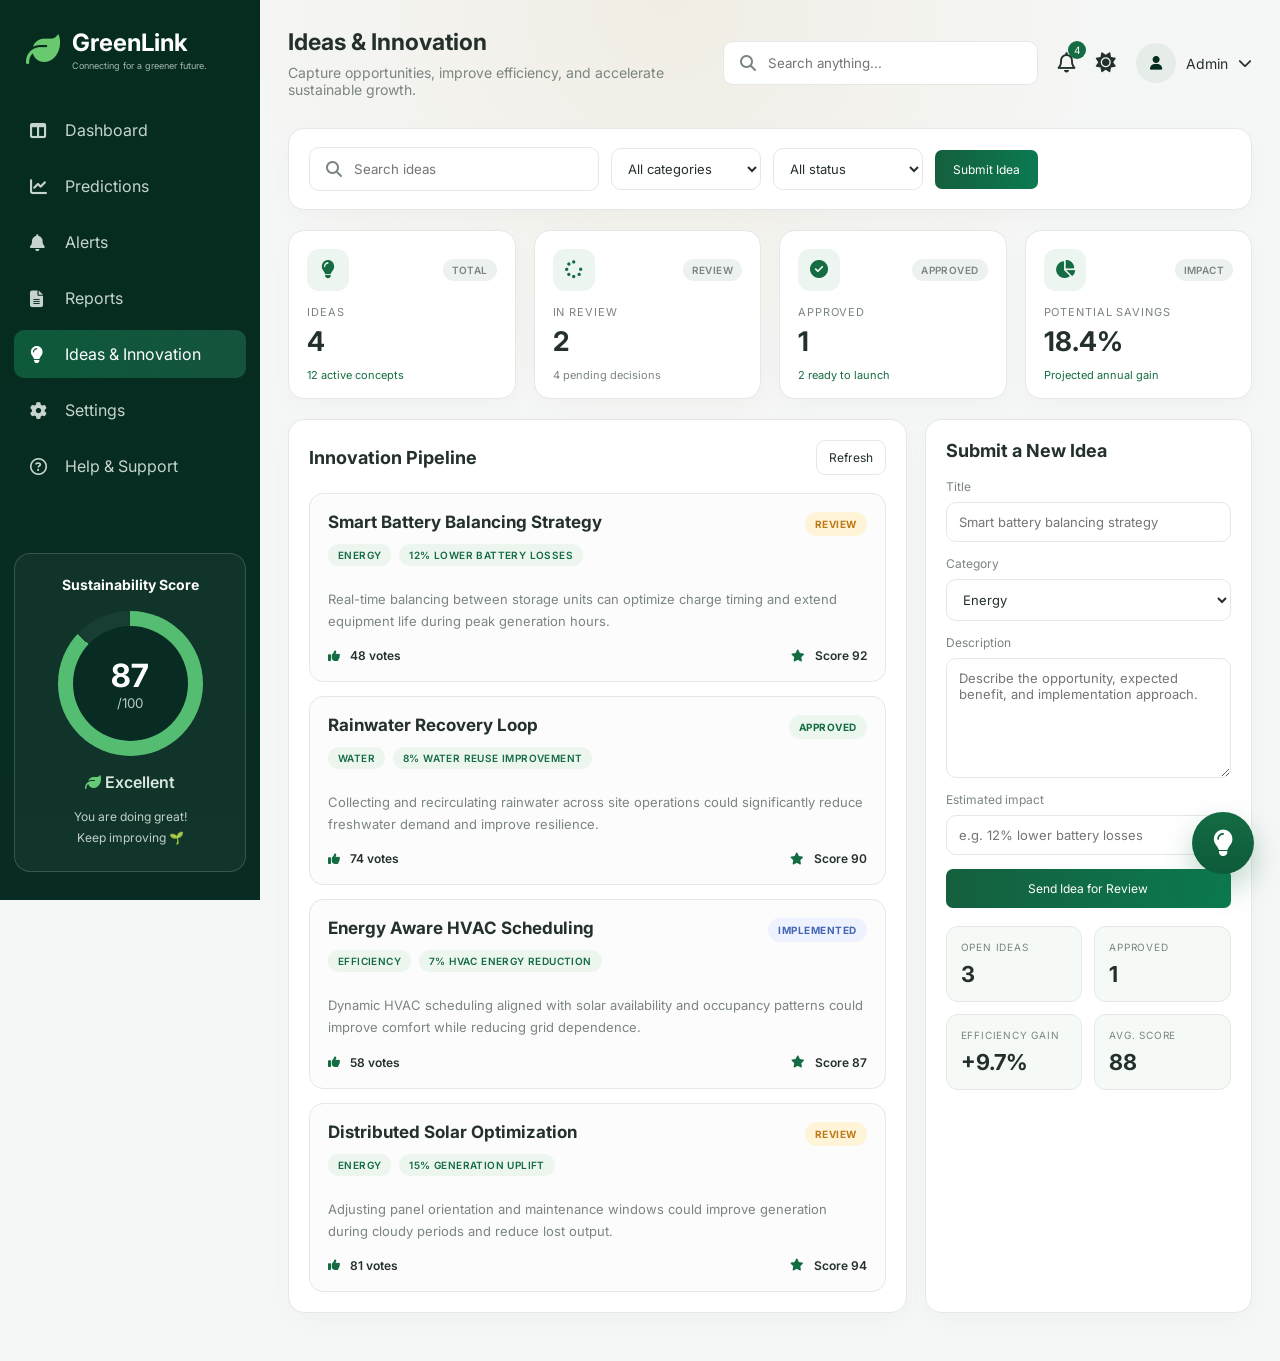
<file: ideas.html>
<!DOCTYPE html>
<html lang="en">
<head>
  <meta charset="UTF-8">
  <meta name="viewport" content="width=device-width, initial-scale=1.0">
  <title>Ideas & Innovation</title>
  <link rel="preconnect" href="https://fonts.googleapis.com">
  <link rel="preconnect" href="https://fonts.gstatic.com" crossorigin>
  <link href="https://fonts.googleapis.com/css2?family=Inter:wght@400;500;600;700;800&display=swap" rel="stylesheet">
  <link rel="stylesheet" href="https://cdnjs.cloudflare.com/ajax/libs/font-awesome/6.5.2/css/all.min.css">
  <link rel="stylesheet" href="style.css">
</head>
<body>
  <aside class="sidebar">
    <button class="close-sidebar" id="closeSidebar" aria-label="Close sidebar">
      <i class="fa-solid fa-xmark"></i>
    </button>

    <div class="logo">
      <div class="logo-icon">
        <i class="fa-solid fa-leaf"></i>
      </div>
      <div>
        <h2>GreenLink</h2>
        <p>Connecting for a greener future.</p>
      </div>
    </div>

    <nav class="nav-menu">
      <a href="index.html" class="nav-item">
        <i class="fa-solid fa-table-columns"></i>
        <span>Dashboard</span>
      </a>

      <a href="predictions.html" class="nav-item">
        <i class="fa-solid fa-chart-line"></i>
        <span>Predictions</span>
      </a>

      <a href="alerts.html" class="nav-item">
        <i class="fa-solid fa-bell"></i>
        <span>Alerts</span>
      </a>

      <a href="reports.html" class="nav-item">
        <i class="fa-solid fa-file-lines"></i>
        <span>Reports</span>
      </a>

      <a href="ideas.html" class="nav-item active">
        <i class="fa-solid fa-lightbulb"></i>
        <span>Ideas & Innovation</span>
      </a>

      <a href="settings.html" class="nav-item">
        <i class="fa-solid fa-gear"></i>
        <span>Settings</span>
      </a>

      <a href="help.html" class="nav-item">
        <i class="fa-regular fa-circle-question"></i>
        <span>Help & Support</span>
      </a>
    </nav>

    <div class="sustainability-card">
      <h3>Sustainability Score</h3>
      <div class="score-circle">
        <div class="score-inner">
          <span id="score">87</span>
          <small>/100</small>
        </div>
      </div>
      <div class="score-status">
        <i class="fa-solid fa-leaf"></i>
        Excellent
      </div>
      <p>
        You are doing great!<br>
        Keep improving 🌱
      </p>
    </div>
  </aside>

  <main class="main-content">
    <button class="mobile-menu-btn" id="openSidebar" aria-label="Open sidebar">
      <i class="fa-solid fa-bars"></i>
    </button>

    <div class="sidebar-overlay" id="sidebarOverlay"></div>

    <header class="top-header">
      <div class="welcome-section">
        <h1>Ideas & Innovation</h1>
        <p>Capture opportunities, improve efficiency, and accelerate sustainable growth.</p>
      </div>

      <div class="header-actions">
        <div class="search-box">
          <i class="fa-solid fa-magnifying-glass"></i>
          <input type="text" placeholder="Search anything...">
        </div>

        <div class="icon-button notification">
          <i class="fa-regular fa-bell"></i>
          <span class="notification-count">4</span>
        </div>

        <div class="icon-button theme-icon">
          <i class="fa-solid fa-sun"></i>
        </div>

        <div class="profile">
          <div class="avatar">
            <i class="fa-solid fa-user"></i>
          </div>
          <span>Admin</span>
          <i class="fa-solid fa-chevron-down"></i>
        </div>
      </div>
    </header>

    <section class="page-toolbar">
      <div class="page-toolbar-grid">
        <div class="search-box">
          <i class="fa-solid fa-magnifying-glass"></i>
          <input id="ideaSearch" type="text" placeholder="Search ideas">
        </div>

        <div class="filter-group">
          <select id="ideaFilterCategory">
            <option value="all">All categories</option>
            <option value="Energy">Energy</option>
            <option value="Water">Water</option>
            <option value="Efficiency">Efficiency</option>
            <option value="Storage">Storage</option>
          </select>

          <select id="ideaFilterStatus">
            <option value="all">All status</option>
            <option value="Review">Review</option>
            <option value="Approved">Approved</option>
            <option value="Implemented">Implemented</option>
          </select>
        </div>

        <button class="primary-button" id="submitIdeaButton">Submit Idea</button>
      </div>
    </section>

    <section class="summary-grid">
      <div class="summary-card">
        <div class="summary-head">
          <div class="summary-icon"><i class="fa-solid fa-lightbulb"></i></div>
          <span class="status-badge read">Total</span>
        </div>
        <div class="summary-label">Ideas</div>
        <div class="summary-value" id="totalIdeas">0</div>
        <div class="summary-foot positive">12 active concepts</div>
      </div>

      <div class="summary-card">
        <div class="summary-head">
          <div class="summary-icon"><i class="fa-solid fa-spinner"></i></div>
          <span class="status-badge read">Review</span>
        </div>
        <div class="summary-label">In Review</div>
        <div class="summary-value" id="reviewIdeas">0</div>
        <div class="summary-foot">4 pending decisions</div>
      </div>

      <div class="summary-card">
        <div class="summary-head">
          <div class="summary-icon"><i class="fa-solid fa-circle-check"></i></div>
          <span class="status-badge read">Approved</span>
        </div>
        <div class="summary-label">Approved</div>
        <div class="summary-value" id="approvedIdeas">0</div>
        <div class="summary-foot positive">2 ready to launch</div>
      </div>

      <div class="summary-card">
        <div class="summary-head">
          <div class="summary-icon"><i class="fa-solid fa-chart-pie"></i></div>
          <span class="status-badge read">Impact</span>
        </div>
        <div class="summary-label">Potential Savings</div>
        <div class="summary-value">18.4%</div>
        <div class="summary-foot positive">Projected annual gain</div>
      </div>
    </section>

    <section class="ideas-layout">
      <div class="section-card">
        <div class="section-card-header">
          <h2>Innovation Pipeline</h2>
          <div class="section-actions">
            <button class="secondary-button" id="refreshIdeas">Refresh</button>
          </div>
        </div>

        <div id="ideaList" class="ideas-card-list"></div>
      </div>

      <div class="section-card">
        <div class="section-card-header">
          <h2>Submit a New Idea</h2>
        </div>

        <form id="ideaForm" class="idea-form">
          <div class="form-group">
            <label>Title</label>
            <input class="idea-input" type="text" name="title" placeholder="Smart battery balancing strategy" required>
          </div>

          <div class="form-group">
            <label>Category</label>
            <select name="category">
              <option>Energy</option>
              <option>Water</option>
              <option>Efficiency</option>
              <option>Storage</option>
            </select>
          </div>

          <div class="form-group">
            <label>Description</label>
            <textarea class="idea-textarea" name="description" placeholder="Describe the opportunity, expected benefit, and implementation approach." required></textarea>
          </div>

          <div class="form-group">
            <label>Estimated impact</label>
            <input class="idea-input" type="text" name="impact" placeholder="e.g. 12% lower battery losses">
          </div>

          <button type="submit" class="primary-button">Send Idea for Review</button>
        </form>

        <div class="idea-panel-metrics">
          <div class="idea-metric">
            <small>Open ideas</small>
            <strong id="openIdeasValue">7</strong>
          </div>
          <div class="idea-metric">
            <small>Approved</small>
            <strong id="approvedIdeasValue">3</strong>
          </div>
          <div class="idea-metric">
            <small>Efficiency gain</small>
            <strong>+9.7%</strong>
          </div>
          <div class="idea-metric">
            <small>Avg. score</small>
            <strong>88</strong>
          </div>
        </div>
      </div>
    </section>
  </main>

  <div class="toast" id="ideaToast">Idea submitted successfully.</div>

  <a class="floating-ideas-button" href="ideas.html" aria-label="Ideas & Innovation">
    <i class="fa-solid fa-lightbulb"></i>
  </a>

  <script src="script.js"></script>
  <script>
    let ideaData = [];

    const ideaList = document.getElementById('ideaList');
    const ideaFilterCategory = document.getElementById('ideaFilterCategory');
    const ideaFilterStatus = document.getElementById('ideaFilterStatus');
    const ideaSearch = document.getElementById('ideaSearch');
    const ideaForm = document.getElementById('ideaForm');
    const ideaToast = document.getElementById('ideaToast');

    async function loadIdeasData() {
      try {
        const response = await fetch('api/greenlink-data.json', { cache: 'no-store' });
        if (!response.ok) throw new Error('Unable to fetch idea data');
        const payload = await response.json();
        ideaData = Array.isArray(payload.ideas) ? payload.ideas : [];
      } catch (error) {
        ideaData = [];
        console.warn('Unable to load idea data from API. Using empty state.', error);
      }

      renderIdeas();
    }

    function renderIdeas() {
      const query = ideaSearch.value.trim().toLowerCase();
      const category = ideaFilterCategory.value;
      const status = ideaFilterStatus.value;

      const filteredIdeas = ideaData.filter(idea => {
        const matchesQuery = idea.title.toLowerCase().includes(query) || idea.description.toLowerCase().includes(query);
        const matchesCategory = category === 'all' || idea.category === category;
        const matchesStatus = status === 'all' || idea.status === status;
        return matchesQuery && matchesCategory && matchesStatus;
      });

      const totalCount = ideaData.length;
      const reviewCount = ideaData.filter(item => item.status === 'Review').length;
      const approvedCount = ideaData.filter(item => item.status === 'Approved').length;

      document.getElementById('totalIdeas').textContent = totalCount;
      document.getElementById('reviewIdeas').textContent = reviewCount;
      document.getElementById('approvedIdeas').textContent = approvedCount;
      document.getElementById('openIdeasValue').textContent = totalCount - approvedCount;
      document.getElementById('approvedIdeasValue').textContent = approvedCount;

      if (!filteredIdeas.length) {
        ideaList.innerHTML = '<div class="section-card" style="padding: 18px; margin:0;">No ideas match your current filters.</div>';
        return;
      }

      ideaList.innerHTML = filteredIdeas.map(idea => `
        <article class="idea-card">
          <div class="idea-head">
            <div>
              <h3>${idea.title}</h3>
              <div class="idea-tags">
                <span class="idea-tag">${idea.category}</span>
                <span class="idea-tag">${idea.impact}</span>
              </div>
            </div>
            <span class="idea-status ${idea.status.toLowerCase()}">${idea.status}</span>
          </div>

          <p>${idea.description}</p>

          <div class="idea-meta">
            <div class="idea-score">
              <i class="fa-solid fa-thumbs-up"></i>
              <span>${idea.votes} votes</span>
            </div>
            <div class="idea-score">
              <i class="fa-solid fa-star"></i>
              <span>Score ${idea.score}</span>
            </div>
          </div>
        </article>
      `).join('');
    }

    [ideaSearch, ideaFilterCategory, ideaFilterStatus].forEach(element => {
      element.addEventListener('input', renderIdeas);
      element.addEventListener('change', renderIdeas);
    });

    document.getElementById('refreshIdeas').addEventListener('click', loadIdeasData);

    document.getElementById('submitIdeaButton').addEventListener('click', function () {
      document.getElementById('ideaForm').scrollIntoView({ behavior: 'smooth', block: 'start' });
    });

    ideaForm.addEventListener('submit', function (event) {
      event.preventDefault();

      const formData = new FormData(ideaForm);
      const newIdea = {
        title: formData.get('title'),
        category: formData.get('category'),
        status: 'Review',
        impact: formData.get('impact') || 'Early-stage opportunity',
        description: formData.get('description'),
        score: 85,
        votes: 0
      };

      ideaData.unshift(newIdea);
      ideaForm.reset();
      renderIdeas();

      ideaToast.classList.add('show');
      setTimeout(function () {
        ideaToast.classList.remove('show');
      }, 1800);
    });

    loadIdeasData();
  </script>
</body>
</html>
</file>
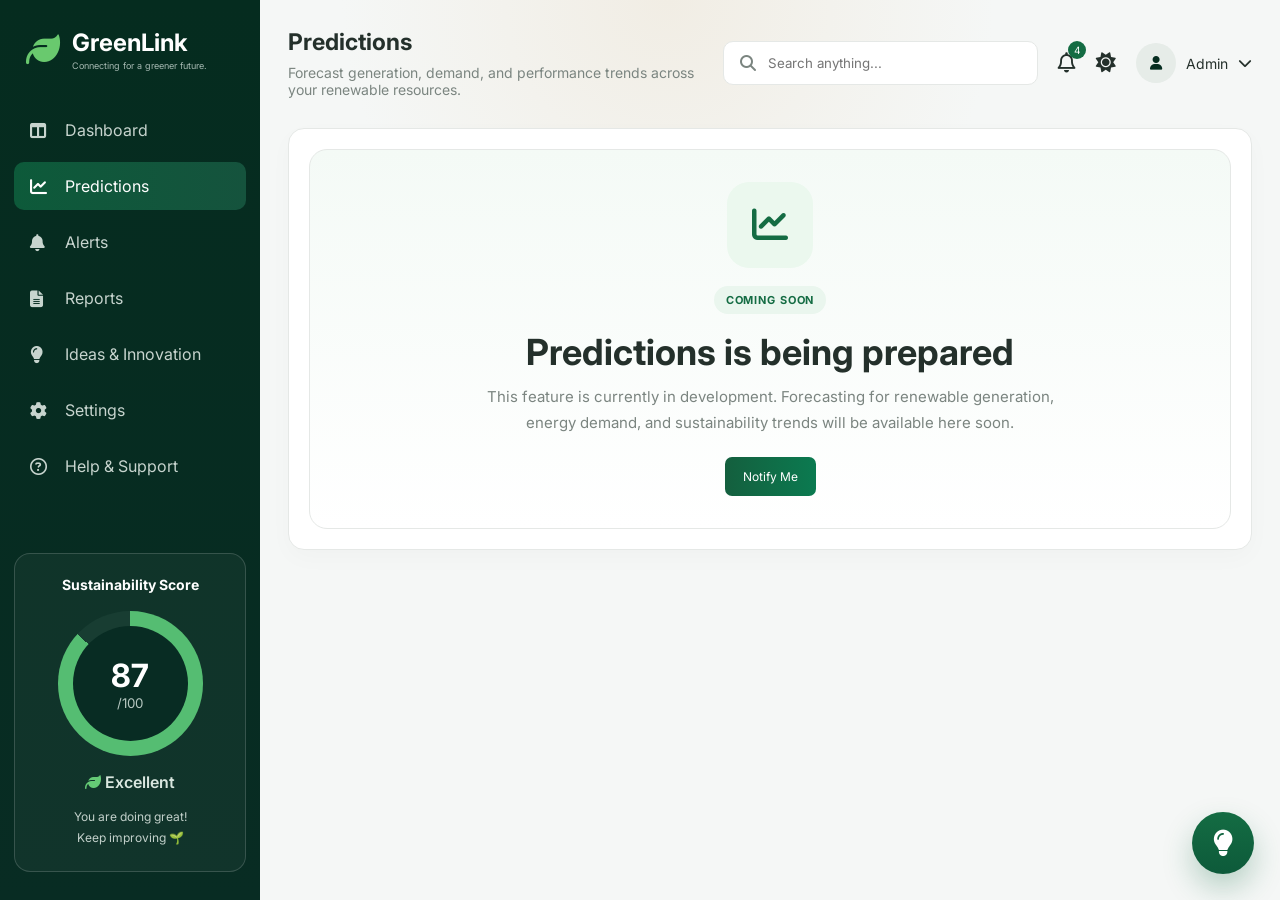
<file: predictions.html>
<!DOCTYPE html>
<html lang="en">
<head>
  <meta charset="UTF-8">
  <meta name="viewport" content="width=device-width, initial-scale=1.0">
  <title>Predictions</title>
  <link rel="preconnect" href="https://fonts.googleapis.com">
  <link rel="preconnect" href="https://fonts.gstatic.com" crossorigin>
  <link href="https://fonts.googleapis.com/css2?family=Inter:wght@400;500;600;700;800&display=swap" rel="stylesheet">
  <link rel="stylesheet" href="https://cdnjs.cloudflare.com/ajax/libs/font-awesome/6.5.2/css/all.min.css">
  <link rel="stylesheet" href="style.css">
</head>
<body>
  <aside class="sidebar">
    <button class="close-sidebar" id="closeSidebar" aria-label="Close sidebar">
      <i class="fa-solid fa-xmark"></i>
    </button>

    <div class="logo">
      <div class="logo-icon">
        <i class="fa-solid fa-leaf"></i>
      </div>

      <div>
        <h2>GreenLink</h2>
        <p>Connecting for a greener future.</p>
      </div>
    </div>

    <nav class="nav-menu">
      <a href="index.html" class="nav-item">
        <i class="fa-solid fa-table-columns"></i>
        <span>Dashboard</span>
      </a>

      <a href="predictions.html" class="nav-item active">
        <i class="fa-solid fa-chart-line"></i>
        <span>Predictions</span>
      </a>

      <a href="alerts.html" class="nav-item">
        <i class="fa-solid fa-bell"></i>
        <span>Alerts</span>
      </a>

      <a href="reports.html" class="nav-item">
        <i class="fa-solid fa-file-lines"></i>
        <span>Reports</span>
      </a>

      <a href="ideas.html" class="nav-item">
        <i class="fa-solid fa-lightbulb"></i>
        <span>Ideas & Innovation</span>
      </a>

      <a href="settings.html" class="nav-item">
        <i class="fa-solid fa-gear"></i>
        <span>Settings</span>
      </a>

      <a href="help.html" class="nav-item">
        <i class="fa-regular fa-circle-question"></i>
        <span>Help & Support</span>
      </a>
    </nav>

    <div class="sustainability-card">
      <h3>Sustainability Score</h3>
      <div class="score-circle">
        <div class="score-inner">
          <span id="score">87</span>
          <small>/100</small>
        </div>
      </div>
      <div class="score-status">
        <i class="fa-solid fa-leaf"></i>
        Excellent
      </div>
      <p>
        You are doing great!<br>
        Keep improving 🌱
      </p>
    </div>
  </aside>

  <main class="main-content">
    <button class="mobile-menu-btn" id="openSidebar" aria-label="Open sidebar">
      <i class="fa-solid fa-bars"></i>
    </button>

    <div class="sidebar-overlay" id="sidebarOverlay"></div>

    <header class="top-header">
      <div class="welcome-section">
        <h1>Predictions</h1>
        <p>Forecast generation, demand, and performance trends across your renewable resources.</p>
      </div>

      <div class="header-actions">
        <div class="search-box">
          <i class="fa-solid fa-magnifying-glass"></i>
          <input type="text" placeholder="Search anything...">
        </div>

        <div class="icon-button notification">
          <i class="fa-regular fa-bell"></i>
          <span class="notification-count">4</span>
        </div>

        <div class="icon-button theme-icon">
          <i class="fa-solid fa-sun"></i>
        </div>

        <div class="profile">
          <div class="avatar">
            <i class="fa-solid fa-user"></i>
          </div>
          <span>Admin</span>
          <i class="fa-solid fa-chevron-down"></i>
        </div>
      </div>
    </header>

    <section class="section-card">
      <div class="coming-soon-panel">
        <div class="coming-soon-icon">
          <i class="fa-solid fa-chart-line"></i>
        </div>
        <span class="coming-soon-badge">Coming Soon</span>
        <h2>Predictions is being prepared</h2>
        <p>
          This feature is currently in development. Forecasting for renewable generation, energy demand,
          and sustainability trends will be available here soon.
        </p>
        <button class="primary-button" type="button">Notify Me</button>
      </div>
    </section>
  </main>

  <a class="floating-ideas-button" href="ideas.html" aria-label="Ideas & Innovation">
    <i class="fa-solid fa-lightbulb"></i>
  </a>

  <script src="script.js"></script>
</body>
</html>
</file>
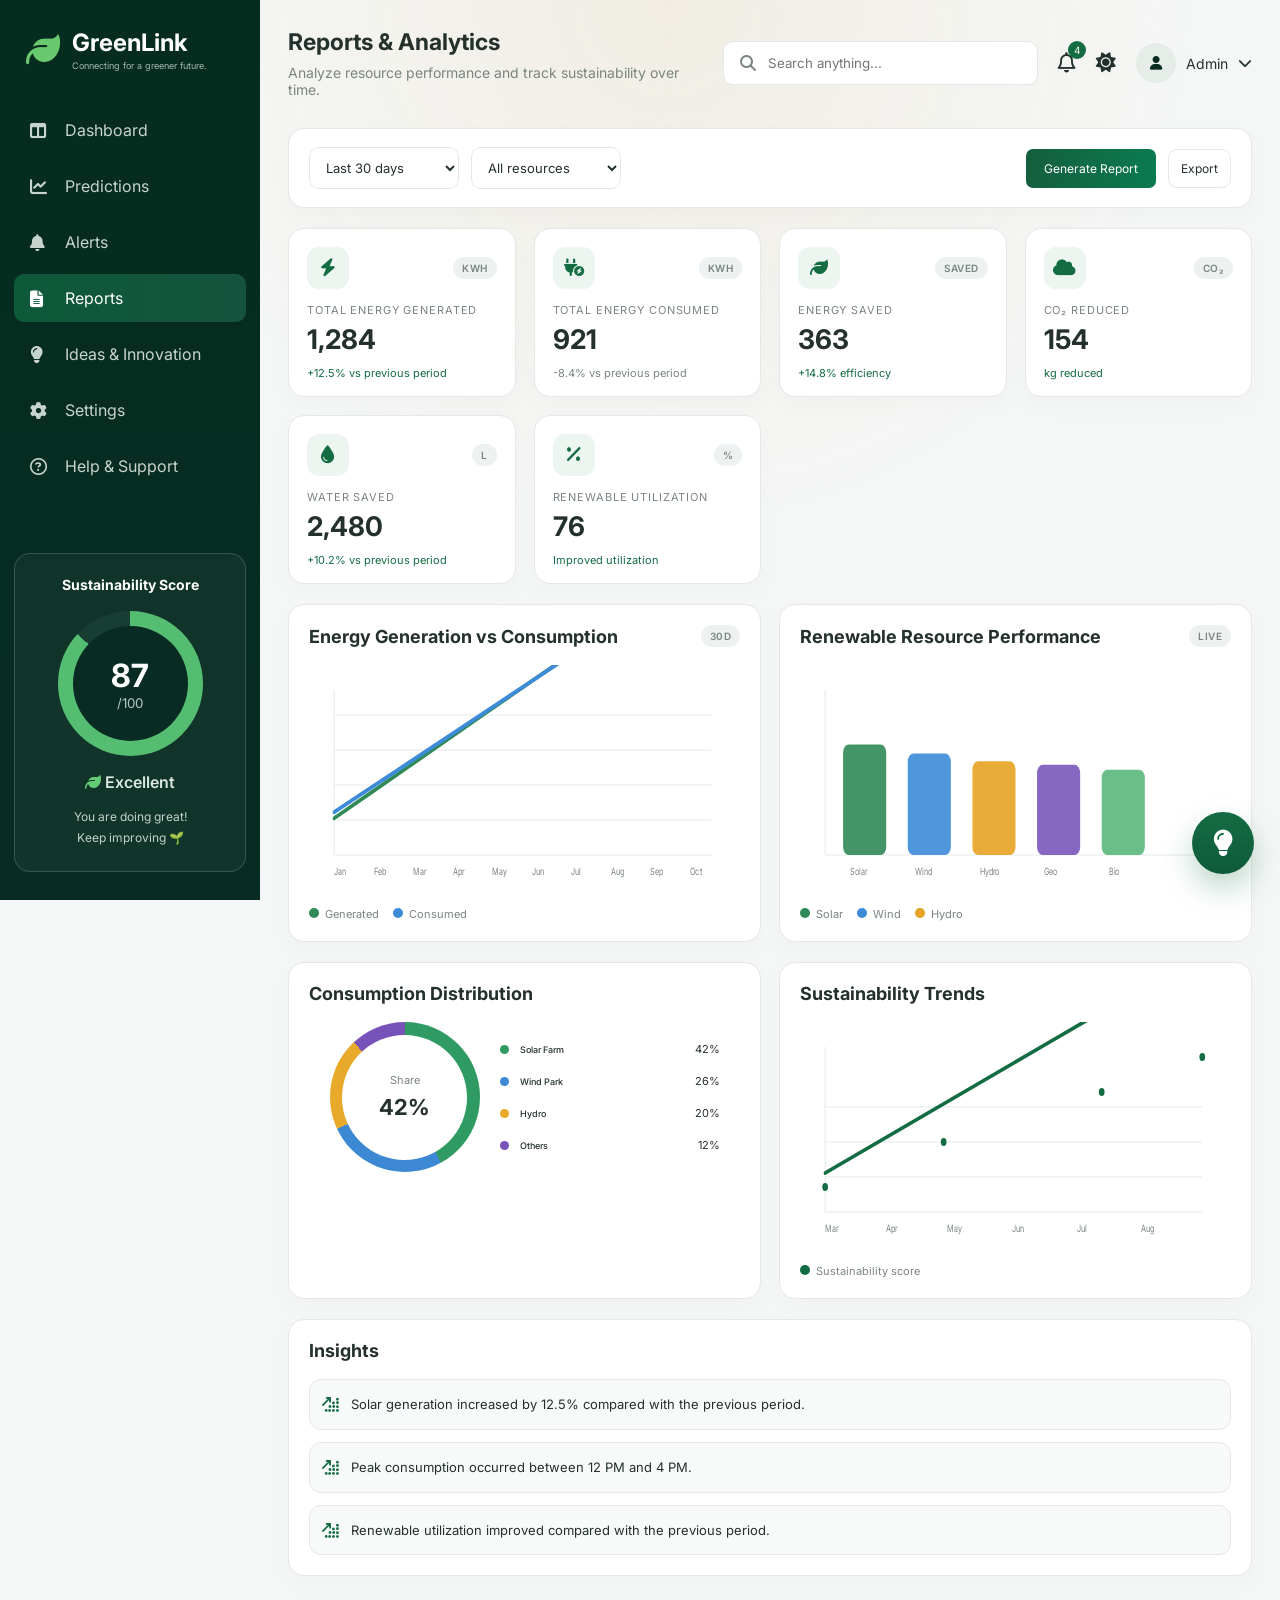
<file: reports.html>
<!DOCTYPE html>
<html lang="en">
<head>
  <meta charset="UTF-8">
  <meta name="viewport" content="width=device-width, initial-scale=1.0">
  <title>Reports & Analytics</title>
  <link rel="preconnect" href="https://fonts.googleapis.com">
  <link rel="preconnect" href="https://fonts.gstatic.com" crossorigin>
  <link href="https://fonts.googleapis.com/css2?family=Inter:wght@400;500;600;700;800&display=swap" rel="stylesheet">
  <link rel="stylesheet" href="https://cdnjs.cloudflare.com/ajax/libs/font-awesome/6.5.2/css/all.min.css">
  <link rel="stylesheet" href="style.css">
</head>
<body>
  <aside class="sidebar">
    <button class="close-sidebar" id="closeSidebar" aria-label="Close sidebar">
      <i class="fa-solid fa-xmark"></i>
    </button>

    <div class="logo">
      <div class="logo-icon">
        <i class="fa-solid fa-leaf"></i>
      </div>
      <div>
        <h2>GreenLink</h2>
        <p>Connecting for a greener future.</p>
      </div>
    </div>

    <nav class="nav-menu">
      <a href="index.html" class="nav-item">
        <i class="fa-solid fa-table-columns"></i>
        <span>Dashboard</span>
      </a>

      <a href="predictions.html" class="nav-item">
        <i class="fa-solid fa-chart-line"></i>
        <span>Predictions</span>
      </a>

      <a href="alerts.html" class="nav-item">
        <i class="fa-solid fa-bell"></i>
        <span>Alerts</span>
      </a>

      <a href="reports.html" class="nav-item active">
        <i class="fa-solid fa-file-lines"></i>
        <span>Reports</span>
      </a>

      <a href="ideas.html" class="nav-item">
        <i class="fa-solid fa-lightbulb"></i>
        <span>Ideas & Innovation</span>
      </a>

      <a href="settings.html" class="nav-item">
        <i class="fa-solid fa-gear"></i>
        <span>Settings</span>
      </a>

      <a href="help.html" class="nav-item">
        <i class="fa-regular fa-circle-question"></i>
        <span>Help & Support</span>
      </a>
    </nav>

    <div class="sustainability-card">
      <h3>Sustainability Score</h3>
      <div class="score-circle">
        <div class="score-inner">
          <span id="score">87</span>
          <small>/100</small>
        </div>
      </div>
      <div class="score-status">
        <i class="fa-solid fa-leaf"></i>
        Excellent
      </div>
      <p>
        You are doing great!<br>
        Keep improving 🌱
      </p>
    </div>
  </aside>

  <main class="main-content">
    <button class="mobile-menu-btn" id="openSidebar" aria-label="Open sidebar">
      <i class="fa-solid fa-bars"></i>
    </button>

    <div class="sidebar-overlay" id="sidebarOverlay"></div>

    <header class="top-header">
      <div class="welcome-section">
        <h1>Reports & Analytics</h1>
        <p>Analyze resource performance and track sustainability over time.</p>
      </div>

      <div class="header-actions">
        <div class="search-box">
          <i class="fa-solid fa-magnifying-glass"></i>
          <input type="text" placeholder="Search anything...">
        </div>

        <div class="icon-button notification">
          <i class="fa-regular fa-bell"></i>
          <span class="notification-count">4</span>
        </div>

        <div class="icon-button theme-icon">
          <i class="fa-solid fa-sun"></i>
        </div>

        <div class="profile">
          <div class="avatar">
            <i class="fa-solid fa-user"></i>
          </div>
          <span>Admin</span>
          <i class="fa-solid fa-chevron-down"></i>
        </div>
      </div>
    </header>

    <section class="page-toolbar">
      <div class="page-toolbar-grid">
        <div class="filter-group">
          <select>
            <option>Last 30 days</option>
            <option>Last 90 days</option>
            <option>Last 6 months</option>
            <option>Year to date</option>
          </select>

          <select>
            <option>All resources</option>
            <option>Solar</option>
            <option>Wind</option>
            <option>Battery</option>
          </select>
        </div>

        <div style="margin-left: auto; display: flex; gap: 12px; flex-wrap: wrap;">
          <button class="primary-button" id="generateReport">Generate Report</button>
          <button class="secondary-button" id="exportReport">Export</button>
        </div>
      </div>
    </section>

    <section class="summary-grid">
      <div class="summary-card">
        <div class="summary-head">
          <div class="summary-icon"><i class="fa-solid fa-bolt"></i></div>
          <span class="status-badge read">kWh</span>
        </div>
        <div class="summary-label">Total Energy Generated</div>
        <div class="summary-value" id="totalGeneratedValue">1,284</div>
        <div class="summary-foot positive" id="totalGeneratedChange">+12.5% vs previous period</div>
      </div>

      <div class="summary-card">
        <div class="summary-head">
          <div class="summary-icon"><i class="fa-solid fa-plug-circle-bolt"></i></div>
          <span class="status-badge read">kWh</span>
        </div>
        <div class="summary-label">Total Energy Consumed</div>
        <div class="summary-value" id="totalConsumedValue">921</div>
        <div class="summary-foot" id="totalConsumedChange">-8.4% vs previous period</div>
      </div>

      <div class="summary-card">
        <div class="summary-head">
          <div class="summary-icon"><i class="fa-solid fa-leaf"></i></div>
          <span class="status-badge read">Saved</span>
        </div>
        <div class="summary-label">Energy Saved</div>
        <div class="summary-value" id="energySavedValue">363</div>
        <div class="summary-foot positive" id="energySavedChange">+14.8% efficiency</div>
      </div>

      <div class="summary-card">
        <div class="summary-head">
          <div class="summary-icon"><i class="fa-solid fa-cloud"></i></div>
          <span class="status-badge read">CO₂</span>
        </div>
        <div class="summary-label">CO₂ Reduced</div>
        <div class="summary-value" id="co2ReducedValue">154</div>
        <div class="summary-foot positive" id="co2ReducedChange">kg reduced</div>
      </div>

      <div class="summary-card">
        <div class="summary-head">
          <div class="summary-icon"><i class="fa-solid fa-droplet"></i></div>
          <span class="status-badge read">L</span>
        </div>
        <div class="summary-label">Water Saved</div>
        <div class="summary-value" id="waterSavedValue">2,480</div>
        <div class="summary-foot positive" id="waterSavedChange">+10.2% vs previous period</div>
      </div>

      <div class="summary-card">
        <div class="summary-head">
          <div class="summary-icon"><i class="fa-solid fa-percent"></i></div>
          <span class="status-badge read">%</span>
        </div>
        <div class="summary-label">Renewable Utilization</div>
        <div class="summary-value" id="renewableUtilizationValue">76</div>
        <div class="summary-foot positive" id="renewableUtilizationChange">Improved utilization</div>
      </div>
    </section>

    <section class="chart-grid">
      <div class="section-card chart-panel">
        <div class="section-card-header">
          <h2>Energy Generation vs Consumption</h2>
          <div class="section-actions">
            <span class="status-badge read">30D</span>
          </div>
        </div>

        <svg id="generationChart" viewBox="0 0 600 230" preserveAspectRatio="none" aria-label="Energy generation vs consumption chart">
          <g stroke="#dfe7e4" stroke-width="1">
            <line x1="35" y1="25" x2="35" y2="190"/>
            <line x1="35" y1="190" x2="560" y2="190"/>
            <line x1="35" y1="155" x2="560" y2="155"/>
            <line x1="35" y1="120" x2="560" y2="120"/>
            <line x1="35" y1="85" x2="560" y2="85"/>
            <line x1="35" y1="50" x2="560" y2="50"/>
          </g>
          <polyline fill="none" stroke="#2f8a58" stroke-width="4" stroke-linecap="round" stroke-linejoin="round"
            points="35,170 90,150 145,135 200,125 255,110 310,92 365,70 420,85 475,60 530,45 560,40" />
          <polyline fill="none" stroke="#3d8bd9" stroke-width="4" stroke-linecap="round" stroke-linejoin="round"
            points="35,163 90,155 145,148 200,142 255,128 310,120 365,106 420,100 475,98 530,88 560,80" />
          <g fill="#7b8580" font-size="10">
            <text x="35" y="210">Jan</text>
            <text x="90" y="210">Feb</text>
            <text x="145" y="210">Mar</text>
            <text x="200" y="210">Apr</text>
            <text x="255" y="210">May</text>
            <text x="310" y="210">Jun</text>
            <text x="365" y="210">Jul</text>
            <text x="420" y="210">Aug</text>
            <text x="475" y="210">Sep</text>
            <text x="530" y="210">Oct</text>
          </g>
        </svg>

        <div class="chart-legend-inline">
          <span><span class="legend-dot" style="background:#2f8a58"></span>Generated</span>
          <span><span class="legend-dot" style="background:#3d8bd9"></span>Consumed</span>
        </div>
      </div>

      <div class="section-card chart-panel">
        <div class="section-card-header">
          <h2>Renewable Resource Performance</h2>
          <div class="section-actions">
            <span class="status-badge read">Live</span>
          </div>
        </div>

        <svg id="resourceChart" viewBox="0 0 600 230" preserveAspectRatio="none" aria-label="Resource performance chart">
          <g stroke="#dfe7e4" stroke-width="1">
            <line x1="35" y1="25" x2="35" y2="190"/>
            <line x1="35" y1="190" x2="560" y2="190"/>
          </g>
          <rect x="60" y="125" width="60" height="65" rx="8" fill="#2f8a58" opacity="0.9"></rect>
          <rect x="150" y="90" width="60" height="100" rx="8" fill="#3d8bd9" opacity="0.9"></rect>
          <rect x="240" y="115" width="60" height="75" rx="8" fill="#e7a323" opacity="0.9"></rect>
          <rect x="330" y="70" width="60" height="120" rx="8" fill="#7958bd" opacity="0.9"></rect>
          <rect x="420" y="95" width="60" height="95" rx="8" fill="#5ab77a" opacity="0.9"></rect>
          <g fill="#7b8580" font-size="10">
            <text x="70" y="210">Solar</text>
            <text x="160" y="210">Wind</text>
            <text x="250" y="210">Hydro</text>
            <text x="340" y="210">Geo</text>
            <text x="430" y="210">Bio</text>
          </g>
        </svg>

        <div class="chart-legend-inline">
          <span><span class="legend-dot" style="background:#2f8a58"></span>Solar</span>
          <span><span class="legend-dot" style="background:#3d8bd9"></span>Wind</span>
          <span><span class="legend-dot" style="background:#e7a323"></span>Hydro</span>
        </div>
      </div>
    </section>

    <section class="chart-grid">
      <div class="section-card chart-panel">
        <div class="section-card-header">
          <h2>Consumption Distribution</h2>
        </div>

        <div class="distribution-content" style="display: flex; align-items: center; justify-content: center; gap: 20px; margin-top: 14px; flex-wrap: wrap;">
          <div class="donut-chart" style="width: 150px; height: 150px; background: conic-gradient(#2f9b63 0 42%, #3c88d3 42% 68%, #e9aa2b 68% 88%, #7752b8 88% 100%);">
            <div class="donut-center" style="position: relative; z-index: 1; text-align: center;">
              <small>Share</small>
              <h2 style="font-size: 22px; margin: 6px 0;">64%</h2>
            </div>
          </div>

          <div class="distribution-list" style="width: 100%; max-width: 220px;">
            <div>
              <span class="dot building-a"></span>
              <strong>Solar Farm</strong>
              <span>42%</span>
            </div>
            <div>
              <span class="dot building-b"></span>
              <strong>Wind Park</strong>
              <span>26%</span>
            </div>
            <div>
              <span class="dot building-c"></span>
              <strong>Hydro</strong>
              <span>20%</span>
            </div>
            <div>
              <span class="dot others"></span>
              <strong>Others</strong>
              <span>12%</span>
            </div>
          </div>
        </div>
      </div>

      <div class="section-card chart-panel">
        <div class="section-card-header">
          <h2>Sustainability Trends</h2>
        </div>

        <svg id="sustainabilityTrend" viewBox="0 0 600 230" preserveAspectRatio="none" aria-label="Sustainability trends chart">
          <g stroke="#dfe7e4" stroke-width="1">
            <line x1="35" y1="25" x2="35" y2="190"/>
            <line x1="35" y1="190" x2="560" y2="190"/>
            <line x1="35" y1="155" x2="560" y2="155"/>
            <line x1="35" y1="120" x2="560" y2="120"/>
            <line x1="35" y1="85" x2="560" y2="85"/>
          </g>
          <polyline fill="none" stroke="#146c43" stroke-width="4" stroke-linecap="round" stroke-linejoin="round"
            points="35,165 90,150 145,130 200,120 255,102 310,90 365,80 420,70 475,58 530,42 560,35" />
          <circle cx="35" cy="165" r="4" fill="#146c43"/>
          <circle cx="200" cy="120" r="4" fill="#146c43"/>
          <circle cx="420" cy="70" r="4" fill="#146c43"/>
          <circle cx="560" cy="35" r="4" fill="#146c43"/>
          <g fill="#7b8580" font-size="10">
            <text x="35" y="210">Mar</text>
            <text x="120" y="210">Apr</text>
            <text x="205" y="210">May</text>
            <text x="295" y="210">Jun</text>
            <text x="385" y="210">Jul</text>
            <text x="475" y="210">Aug</text>
          </g>
        </svg>

        <div class="chart-legend-inline">
          <span><span class="legend-dot" style="background:#146c43"></span>Sustainability score</span>
        </div>
      </div>
    </section>

    <section class="section-card">
      <div class="section-card-header">
        <h2>Insights</h2>
      </div>

      <div class="insights-list">
        <div class="insight-item">
          <i class="fa-solid fa-arrow-up-right-dots"></i>
          <p>Solar generation increased by 12.5% compared with the previous period.</p>
        </div>
        <div class="insight-item">
          <i class="fa-solid fa-clock"></i>
          <p>Peak consumption occurred between 12 PM and 4 PM.</p>
        </div>
        <div class="insight-item">
          <i class="fa-solid fa-leaf"></i>
          <p>Renewable utilization improved compared with the previous period.</p>
        </div>
      </div>
    </section>
  </main>

  <a class="floating-ideas-button" href="ideas.html" aria-label="Ideas & Innovation">
    <i class="fa-solid fa-lightbulb"></i>
  </a>

  <script src="script.js"></script>
  <script>
    async function loadReportsData() {
      try {
        const response = await fetch('api/greenlink-data.json', { cache: 'no-store' });
        if (!response.ok) throw new Error('Unable to fetch report data');
        const payload = await response.json();
        const reportData = payload.reports || {};
        const summary = reportData.summary || [];

        const mapping = {
          'Total Energy Generated': ['totalGeneratedValue', 'totalGeneratedChange'],
          'Total Energy Consumed': ['totalConsumedValue', 'totalConsumedChange'],
          'Energy Saved': ['energySavedValue', 'energySavedChange'],
          'CO₂ Reduced': ['co2ReducedValue', 'co2ReducedChange'],
          'Water Saved': ['waterSavedValue', 'waterSavedChange'],
          'Renewable Utilization': ['renewableUtilizationValue', 'renewableUtilizationChange']
        };

        summary.forEach(item => {
          const ids = mapping[item.label];
          if (!ids) return;
          const valueEl = document.getElementById(ids[0]);
          const changeEl = document.getElementById(ids[1]);
          if (valueEl) valueEl.textContent = item.value;
          if (changeEl) {
            changeEl.textContent = item.change;
            changeEl.classList.toggle('positive', Boolean(item.positive));
          }
        });

        const generatedLine = document.querySelectorAll('#generationChart polyline')[0];
        const consumedLine = document.querySelectorAll('#generationChart polyline')[1];
        if (generatedLine && reportData.energyChart && reportData.energyChart.generated) {
          generatedLine.setAttribute('points', reportData.energyChart.generated.map((value, index) => {
            const x = 35 + (index * 52.5);
            const y = 170 - (value / 2.1);
            return `${x},${y}`;
          }).join(' '));
        }
        if (consumedLine && reportData.energyChart && reportData.energyChart.consumed) {
          consumedLine.setAttribute('points', reportData.energyChart.consumed.map((value, index) => {
            const x = 35 + (index * 52.5);
            const y = 163 - (value / 2.2);
            return `${x},${y}`;
          }).join(' '));
        }

        const resourceBars = document.querySelectorAll('#resourceChart rect');
        if (resourceBars.length && reportData.resourcePerformance) {
          const entries = Object.entries(reportData.resourcePerformance);
          entries.forEach(([label, value], index) => {
            const bar = resourceBars[index];
            if (!bar) return;
            const height = 65 + (value * 0.7);
            const y = 190 - height;
            bar.setAttribute('y', String(y));
            bar.setAttribute('height', String(height));
            bar.setAttribute('opacity', '0.9');
          });
        }

        const distributionChart = document.querySelector('.donut-chart');
        if (distributionChart && reportData.distribution) {
          const total = reportData.distribution.reduce((sum, item) => sum + item.value, 0);
          let current = 0;
          const gradient = reportData.distribution.map(item => {
            const start = current;
            const end = current + (item.value / total) * 100;
            current = end;
            return `${item.color} ${start}% ${end}%`;
          }).join(', ');
          distributionChart.style.background = `conic-gradient(${gradient})`;

          const shareLabel = distributionChart.querySelector('h2');
          if (shareLabel) shareLabel.textContent = `${Math.max(...reportData.distribution.map(item => item.value))}%`;

          const list = document.querySelector('.distribution-list');
          if (list) {
            list.innerHTML = reportData.distribution.map((item, index) => `
              <div>
                <span class="dot" style="background:${item.color}"></span>
                <strong>${item.label}</strong>
                <span>${item.value}%</span>
              </div>
            `).join('');
          }
        }

        const trendPath = document.querySelector('#sustainabilityTrend polyline');
        if (trendPath && reportData.trends) {
          trendPath.setAttribute('points', reportData.trends.map((value, index) => {
            const x = 35 + (index * 52.5);
            const y = 165 - (value / 2.5);
            return `${x},${y}`;
          }).join(' '));
        }

        const insightsList = document.querySelector('.insights-list');
        if (insightsList && reportData.insights) {
          insightsList.innerHTML = reportData.insights.map(item => `
            <div class="insight-item">
              <i class="fa-solid fa-arrow-up-right-dots"></i>
              <p>${item}</p>
            </div>
          `).join('');
        }
      } catch (error) {
        console.warn('Unable to load report data from API, using the default UI values.', error);
      }
    }

    document.getElementById('generateReport').addEventListener('click', function () {
      alert('Generating a new report for the selected time range.');
    });

    document.getElementById('exportReport').addEventListener('click', function () {
      alert('Exporting report as PDF for download.');
    });

    loadReportsData();
  </script>
</body>
</html>
</file>
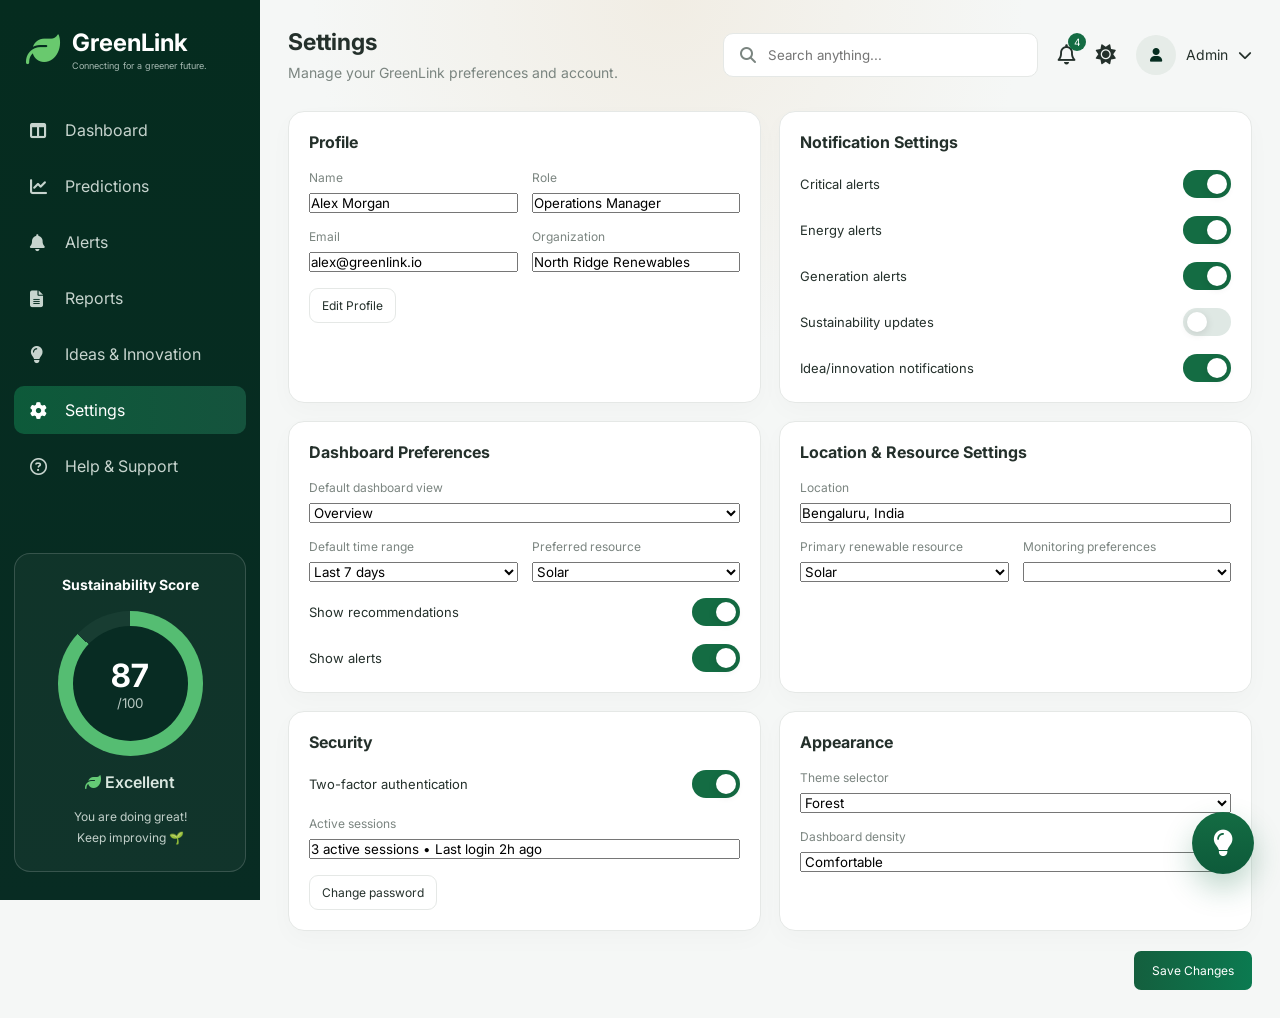
<file: settings.html>
<!DOCTYPE html>
<html lang="en">
<head>
  <meta charset="UTF-8">
  <meta name="viewport" content="width=device-width, initial-scale=1.0">
  <title>Settings</title>
  <link rel="preconnect" href="https://fonts.googleapis.com">
  <link rel="preconnect" href="https://fonts.gstatic.com" crossorigin>
  <link href="https://fonts.googleapis.com/css2?family=Inter:wght@400;500;600;700;800&display=swap" rel="stylesheet">
  <link rel="stylesheet" href="https://cdnjs.cloudflare.com/ajax/libs/font-awesome/6.5.2/css/all.min.css">
  <link rel="stylesheet" href="style.css">
</head>
<body>
  <aside class="sidebar">
    <button class="close-sidebar" id="closeSidebar" aria-label="Close sidebar">
      <i class="fa-solid fa-xmark"></i>
    </button>

    <div class="logo">
      <div class="logo-icon">
        <i class="fa-solid fa-leaf"></i>
      </div>
      <div>
        <h2>GreenLink</h2>
        <p>Connecting for a greener future.</p>
      </div>
    </div>

    <nav class="nav-menu">
      <a href="index.html" class="nav-item">
        <i class="fa-solid fa-table-columns"></i>
        <span>Dashboard</span>
      </a>

      <a href="predictions.html" class="nav-item">
        <i class="fa-solid fa-chart-line"></i>
        <span>Predictions</span>
      </a>

      <a href="alerts.html" class="nav-item">
        <i class="fa-solid fa-bell"></i>
        <span>Alerts</span>
      </a>

      <a href="reports.html" class="nav-item">
        <i class="fa-solid fa-file-lines"></i>
        <span>Reports</span>
      </a>

      <a href="ideas.html" class="nav-item">
        <i class="fa-solid fa-lightbulb"></i>
        <span>Ideas & Innovation</span>
      </a>

      <a href="settings.html" class="nav-item active">
        <i class="fa-solid fa-gear"></i>
        <span>Settings</span>
      </a>

      <a href="help.html" class="nav-item">
        <i class="fa-regular fa-circle-question"></i>
        <span>Help & Support</span>
      </a>
    </nav>

    <div class="sustainability-card">
      <h3>Sustainability Score</h3>
      <div class="score-circle">
        <div class="score-inner">
          <span id="score">87</span>
          <small>/100</small>
        </div>
      </div>
      <div class="score-status">
        <i class="fa-solid fa-leaf"></i>
        Excellent
      </div>
      <p>
        You are doing great!<br>
        Keep improving 🌱
      </p>
    </div>
  </aside>

  <main class="main-content">
    <button class="mobile-menu-btn" id="openSidebar" aria-label="Open sidebar">
      <i class="fa-solid fa-bars"></i>
    </button>

    <div class="sidebar-overlay" id="sidebarOverlay"></div>

    <header class="top-header">
      <div class="welcome-section">
        <h1>Settings</h1>
        <p>Manage your GreenLink preferences and account.</p>
      </div>

      <div class="header-actions">
        <div class="search-box">
          <i class="fa-solid fa-magnifying-glass"></i>
          <input type="text" placeholder="Search anything...">
        </div>

        <div class="icon-button notification">
          <i class="fa-regular fa-bell"></i>
          <span class="notification-count">4</span>
        </div>

        <div class="icon-button theme-icon">
          <i class="fa-solid fa-sun"></i>
        </div>

        <div class="profile">
          <div class="avatar">
            <i class="fa-solid fa-user"></i>
          </div>
          <span>Admin</span>
          <i class="fa-solid fa-chevron-down"></i>
        </div>
      </div>
    </header>

    <section class="settings-grid">
      <div class="settings-card">
        <h3>Profile</h3>

        <div class="form-row">
          <div class="form-group">
            <label>Name</label>
            <input id="profileName" type="text" value="Alex Morgan">
          </div>
          <div class="form-group">
            <label>Role</label>
            <input id="profileRole" type="text" value="Operations Manager">
          </div>
        </div>

        <div class="form-row">
          <div class="form-group">
            <label>Email</label>
            <input id="profileEmail" type="email" value="alex@greenlink.io">
          </div>
          <div class="form-group">
            <label>Organization</label>
            <input id="profileOrganization" type="text" value="North Ridge Renewables">
          </div>
        </div>

        <button class="secondary-button">Edit Profile</button>
      </div>

      <div class="settings-card">
        <h3>Notification Settings</h3>

        <div class="toggle-list">
          <div class="toggle-row">
            <span>Critical alerts</span>
            <label class="switch">
              <input id="notificationCriticalAlerts" data-setting="criticalAlerts" type="checkbox" checked>
              <span class="switch-slider"></span>
            </label>
          </div>

          <div class="toggle-row">
            <span>Energy alerts</span>
            <label class="switch">
              <input id="notificationEnergyAlerts" data-setting="energyAlerts" type="checkbox" checked>
              <span class="switch-slider"></span>
            </label>
          </div>

          <div class="toggle-row">
            <span>Generation alerts</span>
            <label class="switch">
              <input id="notificationGenerationAlerts" data-setting="generationAlerts" type="checkbox" checked>
              <span class="switch-slider"></span>
            </label>
          </div>

          <div class="toggle-row">
            <span>Sustainability updates</span>
            <label class="switch">
              <input id="notificationSustainabilityUpdates" data-setting="sustainabilityUpdates" type="checkbox">
              <span class="switch-slider"></span>
            </label>
          </div>

          <div class="toggle-row">
            <span>Idea/innovation notifications</span>
            <label class="switch">
              <input id="notificationInnovationNotifications" data-setting="innovationNotifications" type="checkbox" checked>
              <span class="switch-slider"></span>
            </label>
          </div>
        </div>
      </div>

      <div class="settings-card">
        <h3>Dashboard Preferences</h3>

        <div class="form-group">
          <label>Default dashboard view</label>
          <select id="defaultDashboardView">
            <option selected>Overview</option>
            <option>Resource view</option>
            <option>Forecast view</option>
          </select>
        </div>

        <div class="form-row">
          <div class="form-group">
            <label>Default time range</label>
            <select id="defaultTimeRange">
              <option selected>Last 7 days</option>
              <option>Last 30 days</option>
              <option>Last 90 days</option>
            </select>
          </div>
          <div class="form-group">
            <label>Preferred resource</label>
            <select id="preferredResource">
              <option selected>Solar</option>
              <option>Wind</option>
              <option>Battery</option>
            </select>
          </div>
        </div>

        <div class="toggle-list">
          <div class="toggle-row">
            <span>Show recommendations</span>
            <label class="switch">
              <input id="showRecommendations" data-setting="showRecommendations" type="checkbox" checked>
              <span class="switch-slider"></span>
            </label>
          </div>

          <div class="toggle-row">
            <span>Show alerts</span>
            <label class="switch">
              <input id="showAlerts" data-setting="showAlerts" type="checkbox" checked>
              <span class="switch-slider"></span>
            </label>
          </div>
        </div>
      </div>

      <div class="settings-card">
        <h3>Location & Resource Settings</h3>

        <div class="form-group">
          <label>Location</label>
          <input id="locationSetting" type="text" value="Bengaluru, India">
        </div>

        <div class="form-row">
          <div class="form-group">
            <label>Primary renewable resource</label>
            <select id="primaryRenewableResource">
              <option selected>Solar</option>
              <option>Wind</option>
              <option>Hydro</option>
            </select>
          </div>
          <div class="form-group">
            <label>Monitoring preferences</label>
            <select id="monitoringPreferences">
              <option selected>Daily summary</option>
              <option>Hourly summary</option>
              <option>Real-time updates</option>
            </select>
          </div>
        </div>
      </div>

      <div class="settings-card">
        <h3>Security</h3>

        <div class="toggle-list">
          <div class="toggle-row">
            <span>Two-factor authentication</span>
            <label class="switch">
              <input id="twoFactorAuth" data-setting="twoFactorEnabled" type="checkbox" checked>
              <span class="switch-slider"></span>
            </label>
          </div>
        </div>

        <div class="form-group" style="margin-top: 18px;">
          <label>Active sessions</label>
          <input id="activeSessions" type="text" value="3 active sessions • Last login 2h ago" readonly>
        </div>

        <button class="secondary-button">Change password</button>
      </div>

      <div class="settings-card">
        <h3>Appearance</h3>

        <div class="form-group">
          <label>Theme selector</label>
          <select id="themeSelector">
            <option selected>Green / Default</option>
            <option>Forest</option>
            <option>Light</option>
          </select>
        </div>

        <div class="form-group">
          <label>Dashboard density</label>
          <select id="dashboardDensity">
            <option selected>Comfortable</option>
            <option>Compact</option>
            <option>Expanded</option>
          </select>
        </div>
      </div>
    </section>

    <div class="save-bar">
      <button class="primary-button" id="saveSettings">Save Changes</button>
    </div>
  </main>

  <div class="toast" id="settingsToast">Settings saved successfully.</div>

  <a class="floating-ideas-button" href="ideas.html" aria-label="Ideas & Innovation">
    <i class="fa-solid fa-lightbulb"></i>
  </a>

  <script src="script.js"></script>
  <script>
    const saveButton = document.getElementById('saveSettings');
    const toast = document.getElementById('settingsToast');

    async function loadSettingsData() {
      try {
        const response = await fetch('api/greenlink-data.json', { cache: 'no-store' });
        if (!response.ok) throw new Error('Unable to fetch settings');
        const payload = await response.json();
        const settings = payload.settings || {};

        const profile = settings.profile || {};
        document.getElementById('profileName').value = profile.name || 'Alex Morgan';
        document.getElementById('profileEmail').value = profile.email || 'alex@greenlink.io';
        document.getElementById('profileRole').value = profile.role || 'Operations Manager';
        document.getElementById('profileOrganization').value = profile.organization || 'North Ridge Renewables';

        const notifications = settings.notifications || {};
        document.getElementById('notificationCriticalAlerts').checked = notifications.criticalAlerts ?? true;
        document.getElementById('notificationEnergyAlerts').checked = notifications.energyAlerts ?? true;
        document.getElementById('notificationGenerationAlerts').checked = notifications.generationAlerts ?? true;
        document.getElementById('notificationSustainabilityUpdates').checked = notifications.sustainabilityUpdates ?? false;
        document.getElementById('notificationInnovationNotifications').checked = notifications.innovationNotifications ?? true;

        const preferences = settings.preferences || {};
        document.getElementById('defaultDashboardView').value = preferences.dashboardView || 'Overview';
        document.getElementById('defaultTimeRange').value = preferences.timeRange || 'Last 7 days';
        document.getElementById('preferredResource').value = preferences.resource || 'Solar';
        document.getElementById('showRecommendations').checked = preferences.showRecommendations ?? true;
        document.getElementById('showAlerts').checked = preferences.showAlerts ?? true;

        const locationSettings = settings.location || {};
        document.getElementById('locationSetting').value = locationSettings.location || 'Bengaluru, India';
        document.getElementById('primaryRenewableResource').value = locationSettings.primaryResource || 'Solar';
        document.getElementById('monitoringPreferences').value = locationSettings.monitoringPreference || 'Daily summary';

        const security = settings.security || {};
        document.getElementById('twoFactorAuth').checked = security.twoFactorEnabled ?? true;
        document.getElementById('activeSessions').value = `${security.activeSessions || 3} active sessions • Last login 2h ago`;

        const appearance = settings.appearance || {};
        const themeOption = Array.from(document.getElementById('themeSelector').options).find(option => option.value === (appearance.theme || 'Forest'));
        if (themeOption) document.getElementById('themeSelector').value = themeOption.value;
        const densityOption = Array.from(document.getElementById('dashboardDensity').options).find(option => option.value === (appearance.density || 'Comfortable'));
        if (densityOption) document.getElementById('dashboardDensity').value = densityOption.value;
      } catch (error) {
        console.warn('Using the default settings values.', error);
      }
    }

    saveButton.addEventListener('click', function () {
      toast.classList.add('show');
      setTimeout(function () {
        toast.classList.remove('show');
      }, 1800);
    });

    loadSettingsData();
  </script>
</body>
</html>
</file>
<file: style.css>
/* ================= GLOBAL ================= */

* {
  margin: 0;
  padding: 0;
  box-sizing: border-box;
}

:root {
  --green: #146c43;
  --dark-green: #062d20;
  --light-green: #e9f8ef;
  --blue: #3d8bd9;
  --orange: #f5ae2d;
  --purple: #7958bd;
  --red: #e85d5d;
  --text: #24302b;
  --muted: #7b8580;
  --border: #e5e8e6;
  --background: #f5f7f6;
  --white: #ffffff;
}

html {
  scroll-behavior: smooth;
}

body {
  font-family: "Inter", sans-serif;
  background: var(--background);
  color: var(--text);
}

button,
input,
select {
  font-family: inherit;
}

a {
  text-decoration: none;
  color: inherit;
}


/* ================= SIDEBAR ================= */

.sidebar {
  width: 260px;
  min-height: 100vh;

  position: fixed;
  top: 0;
  left: 0;
  z-index: 1001;

  padding: 28px 14px;

  color: white;

  display: flex;
  flex-direction: column;

  background:
    linear-gradient(
      180deg,
      #052c1f,
      #082c23
    );

  overflow-y: auto;
}


/* ================= LOGO ================= */

.logo {
  display: flex;
  align-items: center;
  gap: 12px;

  padding: 0 12px;
  margin-bottom: 35px;
}

.logo-icon {
  font-size: 34px;
  color: #69c96e;
}

.logo h2 {
  font-size: 24px;
}

.logo p {
  font-size: 9px;
  color: #a6b9b2;
  margin-top: 3px;
}


/* ================= NAV ================= */

.nav-menu {
  display: flex;
  flex-direction: column;
  gap: 8px;
}

.nav-item {
  display: flex;
  align-items: center;
  gap: 15px;

  padding: 14px 16px;

  color: #c7d4ce;

  border-radius: 10px;

  transition:
    background 0.25s,
    color 0.25s;
}

.nav-item:hover {
  background: rgba(255, 255, 255, 0.08);
}

.nav-item.active {
  background:
    linear-gradient(
      90deg,
      #0d5a3a,
      #15533d
    );

  color: white;
}

.nav-item i {
  width: 20px;
  font-size: 17px;
}


/* ================= SCORE CARD ================= */

.sustainability-card {
  margin-top: auto;

  border: 1px solid rgba(255, 255, 255, 0.16);

  padding: 22px;

  border-radius: 16px;

  text-align: center;

  background: rgba(255, 255, 255, 0.04);
}

.sustainability-card h3 {
  font-size: 14px;
  margin-bottom: 18px;
}

.score-circle {
  width: 145px;
  height: 145px;

  margin: auto;

  border-radius: 50%;

  background:
    conic-gradient(
      #55bd72 0deg,
      #55bd72 313deg,
      #183d32 313deg,
      #183d32 360deg
    );

  display: grid;
  place-items: center;
}

.score-inner {
  width: 115px;
  height: 115px;

  background: #082c23;

  border-radius: 50%;

  display: flex;
  flex-direction: column;

  align-items: center;
  justify-content: center;
}

.score-inner span {
  font-size: 32px;
  font-weight: 700;
}

.score-inner small {
  color: #b6c7c0;
}

.score-status {
  margin-top: 16px;
  color: #d9e6df;
  font-weight: 600;
}

.score-status i {
  color: #65ca76;
}

.sustainability-card p {
  margin-top: 14px;

  color: #c2d0ca;

  font-size: 12px;
  line-height: 1.8;
}


/* ================= MAIN ================= */

.main-content {
  margin-left: 260px;

  min-height: 100vh;

  padding: 28px;

  background:
    radial-gradient(
      circle at 40% 0%,
      #f1ede4,
      transparent 30%
    ),
    var(--background);
}


/* ================= MOBILE SIDEBAR CONTROLS ================= */

.mobile-menu-btn,
.close-sidebar {
  display: none;
}

.sidebar-overlay {
  display: none;
}


/* ================= HEADER ================= */

.top-header {
  display: flex;
  justify-content: space-between;
  align-items: center;

  gap: 20px;

  margin-bottom: 30px;
}

.welcome-section h1 {
  font-size: 23px;
  margin-bottom: 8px;
}

.welcome-section p {
  color: var(--muted);
  font-size: 14px;
}

.header-actions {
  display: flex;
  align-items: center;
  gap: 20px;
}

.search-box {
  width: 315px;

  display: flex;
  align-items: center;

  gap: 12px;

  border: 1px solid var(--border);

  background: white;

  padding: 13px 16px;

  border-radius: 10px;
}

.search-box input {
  border: none;
  outline: none;

  width: 100%;

  font-family: inherit;
}

.search-box i {
  color: var(--muted);
}

.icon-button {
  position: relative;

  font-size: 20px;

  cursor: pointer;
}

.notification-count {
  position: absolute;

  top: -10px;
  right: -10px;

  width: 18px;
  height: 18px;

  background: var(--green);

  color: white;

  border-radius: 50%;

  font-size: 10px;

  display: grid;
  place-items: center;
}

.profile {
  display: flex;
  align-items: center;

  gap: 10px;

  font-size: 14px;
}

.avatar {
  width: 40px;
  height: 40px;

  border-radius: 50%;

  background: #e6ece8;

  display: grid;
  place-items: center;

  color: var(--dark-green);
}


/* ================= STAT CARDS ================= */

.stats-grid {
  display: grid;

  grid-template-columns:
    repeat(5, minmax(0, 1fr));

  gap: 18px;

  margin-bottom: 20px;
}

.stat-card {
  background: white;

  border: 1px solid var(--border);

  border-radius: 16px;

  padding: 20px 16px;

  display: flex;
  align-items: center;

  gap: 14px;

  min-height: 120px;

  box-shadow:
    0 8px 25px rgba(0, 0, 0, 0.025);
}

.stat-icon {
  width: 62px;
  height: 62px;

  flex-shrink: 0;

  border-radius: 18px;

  display: grid;
  place-items: center;

  font-size: 27px;
}

.solar-icon {
  background: #e6f4ea;
  color: var(--green);
}

.energy-icon {
  background: #e4f0fb;
  color: var(--blue);
}

.storage-icon {
  background: #fff2d8;
  color: #d79416;
}

.carbon-icon {
  background: #eee7f9;
  color: var(--purple);
}

.water-icon {
  background: #e4f1fb;
  color: var(--blue);
}

.stat-card p {
  font-size: 12px;
  margin-bottom: 10px;
}

.stat-card h2 {
  font-size: 25px;
  margin-bottom: 7px;
  white-space: nowrap;
}

.stat-card small {
  font-size: 10px;
  color: var(--muted);
}

.positive {
  color: var(--green) !important;
}


/* ================= PANELS ================= */

.panel {
  background: white;

  border: 1px solid var(--border);

  border-radius: 16px;

  padding: 20px;

  min-width: 0;

  box-shadow:
    0 8px 25px rgba(0, 0, 0, 0.025);
}

.panel h2 {
  font-size: 15px;
}

.panel-header {
  display: flex;
  justify-content: space-between;
  align-items: flex-start;

  gap: 12px;
}

.panel-header select {
  padding: 9px 12px;

  border-radius: 8px;

  border: 1px solid var(--border);

  background: white;

  font-family: inherit;
}


/* ================= DASHBOARD ROW ================= */

.dashboard-row {
  display: grid;

  grid-template-columns:
    minmax(0, 1.5fr)
    minmax(0, 1.15fr)
    minmax(240px, 0.72fr);

  gap: 18px;

  margin-bottom: 20px;
}


/* ================= ENERGY CHART ================= */

.chart-legend {
  display: flex;

  flex-wrap: wrap;
  gap: 18px;

  margin-top: 18px;

  font-size: 11px;

  color: #59635f;
}

.legend {
  width: 16px;
  height: 4px;

  border-radius: 5px;

  display: inline-block;

  margin-right: 5px;
}

.generated {
  background: var(--green);
}

.consumed {
  background: var(--blue);
}

.stored {
  background: var(--orange);
}

.chart-placeholder {
  height: 200px;

  margin-top: 20px;

  display: flex;
}

.chart-y-axis {
  width: 35px;

  display: flex;
  flex-direction: column;
  justify-content: space-between;

  color: var(--muted);

  font-size: 10px;

  padding-bottom: 10px;
}

.chart-area {
  flex: 1;

  min-width: 0;

  position: relative;

  background:
    repeating-linear-gradient(
      to bottom,
      transparent 0,
      transparent 39px,
      #edf0ee 40px
    );
}

.energy-svg {
  width: 100%;
  height: 100%;
}

.energy-svg polyline {
  fill: none;

  stroke-width: 4;

  stroke-linejoin: round;

  stroke-linecap: round;
}

.generated-line {
  stroke: #2f8a58;
}

.consumed-line {
  stroke: #3e8bd6;
}

.stored-line {
  stroke: #e7a323;
}

.chart-x-axis {
  display: flex;
  justify-content: space-between;

  font-size: 10px;

  color: var(--muted);

  padding-left: 35px;

  margin-top: 7px;
}


/* ================= FORECAST ================= */

.forecast-label {
  font-size: 12px;

  margin-top: 18px;

  color: var(--text);
}

.forecast-panel h1 {
  font-size: 27px;

  margin-top: 8px;
}

.forecast-panel h1 span {
  font-size: 14px;
}

.forecast-warning {
  margin-top: 6px;

  color: var(--red);

  font-size: 11px;
}

.forecast-warning span {
  color: var(--muted);
}

.bar-chart {
  height: 110px;

  display: flex;
  align-items: end;

  gap: 6px;

  margin-top: 22px;

  border-bottom: 1px solid var(--border);
}

.bar {
  flex: 1;

  min-width: 3px;

  background:
    linear-gradient(
      180deg,
      #2e8b59,
      #75c98c
    );

  border-radius: 3px 3px 0 0;
}

.forecast-times {
  display: flex;
  justify-content: space-between;

  margin-top: 10px;

  font-size: 10px;

  color: var(--muted);
}


/* ================= WEATHER ================= */

.location {
  font-size: 11px;

  color: var(--muted);

  margin-top: 10px;
}

.weather-main {
  display: flex;

  align-items: center;

  gap: 15px;

  margin: 20px 0;
}

.weather-icon {
  font-size: 42px;

  color: #e7a323;
}

.weather-main h1 {
  font-size: 25px;
}

.weather-main p {
  font-size: 12px;

  color: var(--muted);

  margin-top: 4px;
}

.weather-details {
  display: flex;
  flex-direction: column;

  gap: 17px;
}

.weather-details div {
  display: flex;
  justify-content: space-between;
  gap: 10px;

  font-size: 12px;

  color: var(--muted);
}

.weather-details strong {
  color: var(--text);
  font-weight: 500;
}


/* ================= LOWER GRID ================= */

.lower-grid {
  display: grid;

  grid-template-columns:
    minmax(0, 1.15fr)
    minmax(0, 1.1fr)
    minmax(0, 1.1fr);

  gap: 18px;

  margin-bottom: 20px;
}


/* ================= RECOMMENDATION ================= */

.ai-badge {
  background: #e4f4e8;

  color: var(--green);

  padding: 6px 9px;

  border-radius: 6px;

  font-size: 10px;

  white-space: nowrap;
}

.recommendation-content {
  display: flex;

  gap: 18px;

  margin-top: 20px;
}

.recommendation-icon {
  width: 55px;
  height: 55px;

  min-width: 55px;

  border-radius: 50%;

  background: #e5f4e9;

  color: var(--green);

  display: grid;
  place-items: center;

  font-size: 23px;
}

.recommendation-text {
  line-height: 1.6;

  font-size: 12px;

  margin-bottom: 10px;
}

.recommendation-content p {
  font-size: 12px;
}

.recommendation-content ul {
  list-style: none;

  margin: 14px 0;

  display: flex;
  flex-direction: column;

  gap: 12px;
}

.recommendation-content li {
  font-size: 12px;
}

.recommendation-content li i {
  color: var(--green);

  background: #e2f3e7;

  padding: 4px;

  border-radius: 50%;

  margin-right: 8px;
}


/* ================= BUTTON ================= */

.primary-button {
  border: none;

  background:
    linear-gradient(
      90deg,
      #145f3e,
      #0b7a50
    );

  color: white;

  padding: 12px 18px;

  border-radius: 7px;

  font-family: inherit;

  font-size: 12px;

  cursor: pointer;

  transition:
    transform 0.2s,
    box-shadow 0.2s;
}

.primary-button:hover {
  transform: translateY(-2px);

  box-shadow:
    0 8px 18px rgba(20, 95, 62, 0.2);
}


/* ================= ALERTS ================= */

.alerts-panel .panel-header a {
  font-size: 11px;

  color: var(--green);
}

.alert-item {
  display: grid;

  grid-template-columns:
    48px minmax(0, 1fr) auto;

  gap: 12px;

  padding: 16px 0;

  border-bottom: 1px solid var(--border);
}

.alert-item:last-child {
  border-bottom: none;
}

.alert-icon {
  width: 48px;
  height: 48px;

  border-radius: 14px;

  display: grid;
  place-items: center;
}

.alert-icon.danger {
  background: #fce9e9;
  color: #dc5656;
}

.alert-icon.warning {
  background: #fff3dc;
  color: #e49b20;
}

.alert-icon.info {
  background: #e6f0fa;
  color: #4385c4;
}

.alert-info h3 {
  font-size: 12px;
  margin-bottom: 5px;
}

.alert-info p {
  font-size: 10px;

  color: var(--muted);

  line-height: 1.5;
}

.alert-item > span {
  font-size: 10px;
  color: var(--muted);
  white-space: nowrap;
}


/* ================= DONUT ================= */

.distribution-content {
  display: flex;

  align-items: center;

  justify-content: space-around;

  gap: 20px;

  margin-top: 20px;
}

.donut-chart {
  width: 180px;
  height: 180px;

  flex-shrink: 0;

  border-radius: 50%;

  background:
    conic-gradient(
      #2f9b63 0deg 145deg,
      #3c88d3 145deg 253deg,
      #e9aa2b 253deg 325deg,
      #7752b8 325deg 360deg
    );

  position: relative;

  display: grid;
  place-items: center;
}

.donut-chart::before {
  content: "";

  width: 125px;
  height: 125px;

  background: white;

  border-radius: 50%;

  position: absolute;
}

.donut-center {
  z-index: 1;

  text-align: center;
}

.donut-center span,
.donut-center small {
  font-size: 11px;

  color: var(--muted);
}

.donut-center h2 {
  font-size: 24px;
  margin: 6px 0;
}

.distribution-list {
  display: flex;
  flex-direction: column;

  gap: 18px;

  font-size: 11px;
}

.distribution-list div {
  display: grid;

  grid-template-columns:
    12px minmax(70px, 1fr) auto;

  align-items: center;

  gap: 8px;
}

.distribution-list strong {
  font-size: 9px;
  font-weight: 500;
  white-space: nowrap;
}

.dot {
  width: 9px;
  height: 9px;

  border-radius: 50%;
}

.building-a {
  background: #2f9b63;
}

.building-b {
  background: #3c88d3;
}

.building-c {
  background: #e9aa2b;
}

.others {
  background: #7752b8;
}


/* ================= BOTTOM BANNER ================= */

.sustainability-banner {
  min-height: 100px;

  background:
    linear-gradient(
      90deg,
      #e8f5ec,
      #e5edf7
    );

  border: 1px solid var(--border);

  border-radius: 16px;

  padding: 20px 28px;

  display: flex;
  align-items: center;

  gap: 18px;
}

.banner-icon {
  width: 65px;
  height: 65px;

  flex-shrink: 0;

  background: white;

  border-radius: 50%;

  display: grid;
  place-items: center;

  font-size: 32px;
}

.sustainability-banner h2 {
  font-size: 15px;
}

.sustainability-banner p {
  font-size: 11px;

  color: var(--muted);

  margin-top: 7px;
}

.sustainability-banner button {
  margin-left: auto;
  white-space: nowrap;
}


/* ================= PAGE LAYOUT EXTENSIONS ================= */

.page-toolbar {
  background: white;
  border: 1px solid var(--border);
  border-radius: 16px;
  box-shadow: 0 8px 25px rgba(0, 0, 0, 0.025);
  padding: 18px 20px;
  margin-bottom: 20px;
}

.page-toolbar-grid {
  display: flex;
  align-items: center;
  gap: 12px;
  flex-wrap: wrap;
}

.page-toolbar-grid .search-box {
  width: min(290px, 100%);
  min-width: 180px;
}

.filter-group {
  display: flex;
  align-items: center;
  gap: 12px;
  flex-wrap: wrap;
}

.filter-group select,
.filter-group input,
.form-field input,
.form-field select {
  border: 1px solid var(--border);
  border-radius: 10px;
  background: white;
  color: var(--text);
  padding: 11px 12px;
  font-family: inherit;
  font-size: 13px;
}

.filter-group select,
.form-field select {
  min-width: 150px;
}

.summary-grid {
  display: grid;
  grid-template-columns: repeat(4, minmax(0, 1fr));
  gap: 18px;
  margin-bottom: 20px;
}

.summary-card {
  background: white;
  border: 1px solid var(--border);
  border-radius: 16px;
  padding: 18px 18px 16px;
  box-shadow: 0 8px 25px rgba(0, 0, 0, 0.025);
}

.summary-card .summary-head {
  display: flex;
  align-items: center;
  justify-content: space-between;
  gap: 12px;
  margin-bottom: 14px;
}

.summary-card .summary-icon {
  width: 42px;
  height: 42px;
  border-radius: 12px;
  display: grid;
  place-items: center;
  font-size: 18px;
  background: #edf5f0;
  color: var(--green);
}

.summary-card .summary-label {
  font-size: 11px;
  color: var(--muted);
  text-transform: uppercase;
  letter-spacing: 0.08em;
}

.summary-card .summary-value {
  font-size: 27px;
  font-weight: 700;
  margin-top: 6px;
}

.summary-card .summary-foot {
  font-size: 11px;
  margin-top: 10px;
  color: var(--muted);
}

.summary-card .summary-foot.positive {
  color: var(--green);
}

.section-card {
  background: white;
  border: 1px solid var(--border);
  border-radius: 16px;
  box-shadow: 0 8px 25px rgba(0, 0, 0, 0.025);
  padding: 20px;
  margin-bottom: 20px;
}

.section-card-header {
  display: flex;
  justify-content: space-between;
  align-items: center;
  gap: 12px;
  margin-bottom: 18px;
}

.section-card-header h2 {
  font-size: 18px;
}

.section-card-header .section-actions {
  display: flex;
  align-items: center;
  gap: 10px;
  flex-wrap: wrap;
}
 
.coming-soon-panel {
  min-height: 360px;
  display: flex;
  flex-direction: column;
  align-items: center;
  justify-content: center;
  text-align: center;
  padding: 32px 20px;
  background: linear-gradient(180deg, #f4faf6, #ffffff);
  border-radius: 18px;
  border: 1px solid var(--border);
}
 
.coming-soon-icon {
  width: 86px;
  height: 86px;
  display: grid;
  place-items: center;
  border-radius: 22px;
  background: #ebf8ee;
  color: var(--green);
  font-size: 36px;
  margin-bottom: 18px;
}
 
.coming-soon-badge {
  display: inline-flex;
  align-items: center;
  border-radius: 999px;
  padding: 7px 12px;
  background: #eaf6ee;
  color: var(--green);
  font-size: 11px;
  font-weight: 700;
  letter-spacing: 0.08em;
  text-transform: uppercase;
  margin-bottom: 16px;
}
 
.coming-soon-panel h2 {
  font-size: clamp(26px, 3vw, 36px);
  margin-bottom: 10px;
}
 
.coming-soon-panel p {
  max-width: 620px;
  color: var(--muted);
  font-size: 15px;
  line-height: 1.7;
  margin-bottom: 22px;
}
 
.alert-list {
  display: flex;
  flex-direction: column;
  gap: 14px;
}

.alert-item-card {
  display: grid;
  grid-template-columns: 52px minmax(0, 1fr) auto;
  gap: 14px;
  align-items: center;
  border: 1px solid var(--border);
  border-radius: 14px;
  padding: 16px 18px;
  background: #fbfcfb;
}

.alert-item-card.unread {
  border-left: 4px solid #2b8f5b;
}

.alert-item-card .alert-icon {
  width: 50px;
  height: 50px;
  border-radius: 14px;
  display: grid;
  place-items: center;
  font-size: 20px;
}

.alert-item-card .alert-icon.critical {
  background: #f9e7e7;
  color: #d74b4b;
}

.alert-item-card .alert-icon.warning {
  background: #fff5de;
  color: #d9981d;
}

.alert-item-card .alert-icon.info {
  background: #eaf2ff;
  color: #4a7fc9;
}

.alert-card-main {
  min-width: 0;
}

.alert-row-top {
  display: flex;
  align-items: center;
  gap: 8px;
  flex-wrap: wrap;
  margin-bottom: 8px;
}

.severity-badge,
.status-badge {
  display: inline-flex;
  align-items: center;
  justify-content: center;
  border-radius: 999px;
  padding: 5px 9px;
  font-size: 10px;
  font-weight: 600;
  letter-spacing: 0.04em;
  text-transform: uppercase;
}

.severity-badge.critical {
  background: #fce4e4;
  color: #d14b4b;
}

.severity-badge.warning {
  background: #fff4d7;
  color: #c78e1c;
}

.severity-badge.info {
  background: #eaf3ff;
  color: #4c7ec6;
}

.status-badge.unread {
  background: #eaf6ee;
  color: var(--green);
}

.status-badge.read {
  background: #edf1f0;
  color: var(--muted);
}

.alert-card-main h3 {
  font-size: 15px;
  margin-bottom: 5px;
}

.alert-card-main p {
  font-size: 12px;
  color: var(--muted);
  line-height: 1.6;
}

.alert-meta {
  display: flex;
  align-items: center;
  gap: 14px;
  flex-wrap: wrap;
  margin-top: 10px;
  font-size: 11px;
  color: var(--muted);
}

.alert-time {
  white-space: nowrap;
}

.alert-actions {
  display: flex;
  flex-direction: column;
  align-items: flex-end;
  gap: 10px;
}

.ghost-button,
.secondary-button {
  border: 1px solid var(--border);
  background: white;
  color: var(--text);
  padding: 9px 12px;
  border-radius: 9px;
  font-family: inherit;
  font-size: 12px;
  cursor: pointer;
}

.ghost-button {
  color: var(--green);
  border-color: #dfeae5;
}

.chart-grid {
  display: grid;
  grid-template-columns: repeat(2, minmax(0, 1fr));
  gap: 18px;
}

.chart-panel {
  min-height: 280px;
}

.chart-panel svg {
  width: 100%;
  height: 230px;
  display: block;
}

.chart-legend-inline {
  display: flex;
  gap: 14px;
  flex-wrap: wrap;
  margin: 12px 0 0;
  font-size: 11px;
  color: var(--muted);
}

.legend-dot {
  display: inline-block;
  width: 10px;
  height: 10px;
  border-radius: 50%;
  margin-right: 6px;
}

.chart-panel .panel-subtext {
  color: var(--muted);
  font-size: 12px;
  margin-top: 10px;
}

.resource-list {
  display: flex;
  flex-direction: column;
  gap: 16px;
  margin-top: 16px;
}

.resource-item {
  display: grid;
  grid-template-columns: 100px 1fr auto;
  gap: 12px;
  align-items: center;
}

.resource-label {
  font-size: 12px;
  color: var(--muted);
}

.resource-bar {
  height: 10px;
  border-radius: 999px;
  background: #edf2f0;
  overflow: hidden;
}

.resource-bar span {
  display: block;
  height: 100%;
  border-radius: inherit;
  background: linear-gradient(90deg, #147a4b, #6ecf8a);
}

.resource-value {
  font-size: 12px;
  font-weight: 600;
  color: var(--text);
}

.insights-list {
  display: flex;
  flex-direction: column;
  gap: 12px;
  margin-top: 10px;
}

.insight-item {
  display: flex;
  gap: 12px;
  align-items: flex-start;
  padding: 14px 12px;
  border: 1px solid var(--border);
  border-radius: 12px;
  background: #f8faf9;
}

.insight-item i {
  color: var(--green);
  font-size: 15px;
  margin-top: 3px;
}

.insight-item p {
  color: var(--text);
  font-size: 13px;
  line-height: 1.6;
}

.settings-grid {
  display: grid;
  grid-template-columns: repeat(2, minmax(0, 1fr));
  gap: 18px;
}

.settings-card {
  background: white;
  border: 1px solid var(--border);
  border-radius: 16px;
  box-shadow: 0 8px 25px rgba(0, 0, 0, 0.025);
  padding: 20px;
}

.settings-card h3 {
  font-size: 16px;
  margin-bottom: 18px;
}

.form-group {
  display: flex;
  flex-direction: column;
  gap: 8px;
  margin-bottom: 16px;
}

.form-group label {
  font-size: 12px;
  color: var(--muted);
}

.form-row {
  display: grid;
  grid-template-columns: repeat(2, minmax(0, 1fr));
  gap: 14px;
}

.toggle-list {
  display: flex;
  flex-direction: column;
  gap: 18px;
}

.toggle-row {
  display: flex;
  align-items: center;
  justify-content: space-between;
  gap: 12px;
  font-size: 13px;
  color: var(--text);
}

.switch {
  position: relative;
  display: inline-block;
  width: 48px;
  height: 28px;
}

.switch input {
  opacity: 0;
  width: 0;
  height: 0;
}

.switch-slider {
  position: absolute;
  inset: 0;
  background: #dfe8e4;
  border-radius: 999px;
  transition: 0.25s ease;
}

.switch-slider::before {
  content: "";
  position: absolute;
  width: 20px;
  height: 20px;
  left: 4px;
  top: 4px;
  background: white;
  border-radius: 50%;
  box-shadow: 0 2px 8px rgba(0, 0, 0, 0.12);
  transition: 0.25s ease;
}

.switch input:checked + .switch-slider {
  background: var(--green);
}

.switch input:checked + .switch-slider::before {
  transform: translateX(20px);
}

.save-bar {
  display: flex;
  justify-content: flex-end;
  margin-top: 20px;
}

.toast {
  position: fixed;
  right: 22px;
  bottom: 22px;
  background: #0d4933;
  color: white;
  padding: 12px 16px;
  border-radius: 10px;
  font-size: 13px;
  box-shadow: 0 12px 30px rgba(0, 0, 0, 0.18);
  opacity: 0;
  transform: translateY(14px);
  pointer-events: none;
  transition: 0.25s ease;
  z-index: 1300;
}

.toast.show {
  opacity: 1;
  transform: translateY(0);
}

.floating-ideas-button {
  position: fixed;
  right: 26px;
  bottom: 26px;
  width: 62px;
  height: 62px;
  border-radius: 50%;
  background: linear-gradient(180deg, #146c43, #0d5a3a);
  color: white;
  display: grid;
  place-items: center;
  box-shadow: 0 14px 30px rgba(20, 108, 67, 0.28);
  border: none;
  z-index: 1200;
  transition: transform 0.2s ease, box-shadow 0.2s ease;
}

.floating-ideas-button:hover {
  transform: translateY(-2px);
  box-shadow: 0 18px 36px rgba(20, 108, 67, 0.32);
}

.floating-ideas-button i {
  font-size: 27px;
}

.floating-ideas-button::after {
  content: "Ideas";
  position: absolute;
  right: 72px;
  top: 50%;
  transform: translateY(-50%);
  background: rgba(9, 32, 24, 0.9);
  color: white;
  font-size: 11px;
  padding: 8px 10px;
  border-radius: 999px;
  opacity: 0;
  transition: opacity 0.2s ease;
  white-space: nowrap;
}

.floating-ideas-button:hover::after {
  opacity: 1;
}

.modal-backdrop {
  position: fixed;
  inset: 0;
  background: rgba(11, 28, 22, 0.5);
  display: none;
  align-items: center;
  justify-content: center;
  padding: 20px;
  z-index: 1400;
}

.modal-backdrop.open {
  display: flex;
}

.support-modal {
  width: min(520px, 100%);
  background: white;
  border-radius: 18px;
  box-shadow: 0 20px 45px rgba(0, 0, 0, 0.18);
  padding: 24px;
}

.modal-header {
  display: flex;
  justify-content: space-between;
  align-items: center;
  gap: 12px;
  margin-bottom: 18px;
}

.modal-header h3 {
  font-size: 20px;
}

.close-modal {
  border: none;
  background: #edf2f0;
  color: var(--text);
  width: 36px;
  height: 36px;
  border-radius: 50%;
  cursor: pointer;
  font-size: 16px;
}

.input-group {
  display: flex;
  flex-direction: column;
  gap: 8px;
  margin-bottom: 16px;
}

.input-group label {
  font-size: 12px;
  color: var(--muted);
}

.input-group input,
.input-group textarea,
.input-group select {
  border: 1px solid var(--border);
  border-radius: 10px;
  background: white;
  font-family: inherit;
  padding: 11px 12px;
  font-size: 13px;
}

.input-group textarea {
  min-height: 110px;
  resize: vertical;
}

.modal-actions {
  display: flex;
  justify-content: flex-end;
  gap: 12px;
  margin-top: 12px;
}

.help-search {
  width: 100%;
  padding: 18px 18px 18px 48px;
  border: 1px solid var(--border);
  border-radius: 14px;
  background: white;
  font-size: 15px;
  font-family: inherit;
  box-shadow: 0 8px 25px rgba(0, 0, 0, 0.025);
}

.help-search-wrap {
  position: relative;
  margin-bottom: 22px;
}

.help-search-wrap i {
  position: absolute;
  left: 18px;
  top: 50%;
  transform: translateY(-50%);
  color: var(--muted);
}

.quick-help-grid {
  display: grid;
  grid-template-columns: repeat(3, minmax(0, 1fr));
  gap: 18px;
  margin-bottom: 20px;
}

.quick-help-card {
  background: white;
  border: 1px solid var(--border);
  border-radius: 16px;
  border-left: 4px solid var(--green);
  padding: 18px 16px;
  box-shadow: 0 8px 25px rgba(0, 0, 0, 0.025);
}

.quick-help-card i {
  color: var(--green);
  margin-bottom: 10px;
  font-size: 21px;
}

.quick-help-card h3 {
  font-size: 15px;
  margin-bottom: 8px;
}

.quick-help-card p {
  font-size: 12px;
  color: var(--muted);
  line-height: 1.6;
}

.faq-list {
  display: flex;
  flex-direction: column;
  gap: 12px;
}

.faq-item {
  border: 1px solid var(--border);
  border-radius: 12px;
  overflow: hidden;
  background: white;
}

.faq-question {
  width: 100%;
  border: none;
  background: transparent;
  color: var(--text);
  padding: 18px 16px;
  font-size: 14px;
  font-family: inherit;
  display: flex;
  align-items: center;
  justify-content: space-between;
  text-align: left;
  cursor: pointer;
}

.faq-question i {
  transition: transform 0.2s ease;
}

.faq-item.open .faq-question i {
  transform: rotate(180deg);
}

.faq-answer {
  max-height: 0;
  overflow: hidden;
  transition: max-height 0.25s ease;
  background: #f9fbfa;
}

.faq-answer p {
  padding: 0 16px 18px;
  font-size: 13px;
  color: var(--muted);
  line-height: 1.7;
}

.support-actions {
  display: flex;
  gap: 14px;
  flex-wrap: wrap;
  margin-top: 16px;
}

.about-box {
  font-size: 13px;
  color: var(--muted);
  line-height: 1.8;
}

.ideas-layout {
  display: grid;
  grid-template-columns: minmax(0, 1.7fr) minmax(280px, 0.9fr);
  gap: 18px;
}

.ideas-card-list {
  display: flex;
  flex-direction: column;
  gap: 14px;
}

.idea-card {
  background: #fbfcfb;
  border: 1px solid var(--border);
  border-radius: 14px;
  padding: 18px;
}

.idea-head {
  display: flex;
  justify-content: space-between;
  align-items: flex-start;
  gap: 12px;
  margin-bottom: 10px;
}

.idea-head h3 {
  font-size: 17px;
  margin-bottom: 7px;
}

.idea-tags {
  display: flex;
  gap: 8px;
  flex-wrap: wrap;
  margin: 12px 0;
}

.idea-tag {
  background: #edf5ef;
  color: var(--green);
  border-radius: 999px;
  padding: 5px 10px;
  font-size: 10px;
  font-weight: 600;
  letter-spacing: 0.04em;
  text-transform: uppercase;
}

.idea-card p {
  color: var(--muted);
  font-size: 13px;
  line-height: 1.7;
}

.idea-meta {
  display: flex;
  justify-content: space-between;
  align-items: center;
  flex-wrap: wrap;
  gap: 12px;
  margin-top: 16px;
}

.idea-score {
  display: flex;
  align-items: center;
  gap: 10px;
  color: var(--text);
  font-size: 12px;
  font-weight: 600;
}

.idea-score i {
  color: var(--green);
}

.idea-status {
  display: inline-flex;
  align-items: center;
  gap: 8px;
  border-radius: 999px;
  padding: 6px 10px;
  font-size: 10px;
  font-weight: 700;
  text-transform: uppercase;
  letter-spacing: 0.05em;
}

.idea-status.review {
  background: #fff3d8;
  color: #be7b1a;
}

.idea-status.approved {
  background: #eaf6ee;
  color: var(--green);
}

.idea-status.implemented {
  background: #edf2fe;
  color: #4567b4;
}

.idea-form {
  display: flex;
  flex-direction: column;
  gap: 14px;
}

.idea-form .form-group {
  margin-bottom: 0;
}

.idea-input,
.idea-textarea,
.idea-form select {
  width: 100%;
  border: 1px solid var(--border);
  border-radius: 10px;
  padding: 11px 12px;
  font-family: inherit;
  background: white;
  color: var(--text);
  font-size: 13px;
}

.idea-textarea {
  min-height: 120px;
  resize: vertical;
}

.idea-panel-metrics {
  display: grid;
  grid-template-columns: repeat(2, minmax(0, 1fr));
  gap: 12px;
  margin-top: 18px;
}

.idea-metric {
  background: #f6faf7;
  border: 1px solid var(--border);
  border-radius: 12px;
  padding: 14px;
}

.idea-metric small {
  display: block;
  color: var(--muted);
  margin-bottom: 8px;
  font-size: 10px;
  text-transform: uppercase;
  letter-spacing: 0.08em;
}

.idea-metric strong {
  font-size: 22px;
}

@media (max-width: 1100px) {
  .summary-grid {
    grid-template-columns: repeat(2, minmax(0, 1fr));
  }

  .chart-grid,
  .settings-grid,
  .quick-help-grid,
  .ideas-layout {
    grid-template-columns: 1fr;
  }
}


/* ================= LAPTOP / TABLET ================= */

@media (max-width: 1350px) {

  .stats-grid {
    grid-template-columns:
      repeat(3, minmax(0, 1fr));
  }

  .dashboard-row {
    grid-template-columns:
      minmax(0, 1fr)
      minmax(0, 1fr);
  }

  .weather-panel {
    grid-column: span 2;
  }

  .lower-grid {
    grid-template-columns:
      minmax(0, 1fr)
      minmax(0, 1fr);
  }

  .distribution-panel {
    grid-column: span 2;
  }

}


@media (max-width: 950px) and (min-width: 701px) {

  .sidebar {
    width: 82px;
    padding: 20px 10px;
  }

  .sidebar .logo {
    justify-content: center;
    padding: 0;
  }

  .sidebar .logo h2,
  .sidebar .logo p,
  .sidebar .nav-item span,
  .sidebar .sustainability-card {
    display: none;
  }

  .nav-item {
    justify-content: center;
  }

  .main-content {
    margin-left: 82px;
  }

  .top-header {
    flex-direction: column;

    align-items: flex-start;

    gap: 20px;
  }

}


/* ================= MOBILE ================= */

@media (max-width: 700px) {

  body.sidebar-active {
    overflow: hidden;
  }


  /* SIDEBAR SLIDES IN FROM LEFT */

  .sidebar {
    width: min(82vw, 290px);

    transform: translateX(-110%);

    transition: transform 0.3s ease;

    z-index: 1001;

    box-shadow: 8px 0 30px rgba(0, 0, 0, 0.25);
  }

  .sidebar.sidebar-open {
    transform: translateX(0);
  }


  /* MOBILE OPEN BUTTON */

  .mobile-menu-btn {
    width: 46px;
    height: 46px;

    display: flex;
    align-items: center;
    justify-content: center;

    border: none;

    border-radius: 11px;

    background: white;

    color: var(--green);

    font-size: 20px;

    cursor: pointer;

    box-shadow:
      0 4px 15px rgba(0, 0, 0, 0.08);

    margin-bottom: 20px;
  }


  /* MOBILE CLOSE BUTTON */

  .close-sidebar {
    width: 40px;
    height: 40px;

    display: flex;
    align-items: center;
    justify-content: center;

    position: absolute;

    top: 18px;
    right: 18px;

    border: none;

    border-radius: 9px;

    background: rgba(255, 255, 255, 0.12);

    color: white;

    font-size: 20px;

    cursor: pointer;
  }


  /* OVERLAY IS MOBILE ONLY */

  .sidebar-overlay {
    display: block;

    position: fixed;

    inset: 0;

    z-index: 1000;

    background: rgba(0, 0, 0, 0.45);

    opacity: 0;

    pointer-events: none;

    transition: opacity 0.3s ease;
  }

  /* IMPORTANT:
     This is NOT called .active.
     Therefore it cannot conflict with nav-item.active.
  */

  .sidebar-overlay.overlay-open {
    opacity: 1;

    pointer-events: auto;
  }


  /* MAIN */

  .main-content {
    margin-left: 0;
    padding: 16px;
  }


  /* HEADER */

  .top-header {
    flex-direction: column;

    align-items: stretch;

    gap: 18px;

    margin-bottom: 24px;
  }

  .welcome-section h1 {
    font-size: 21px;
  }

  .header-actions {
    gap: 14px;
    flex-wrap: wrap;
  }

  .search-box {
    width: 100%;
    order: -1;
  }

  .profile {
    margin-left: auto;
  }


  /* CARDS */

  .stats-grid,
  .dashboard-row,
  .lower-grid {
    grid-template-columns: 1fr;
  }

  .weather-panel,
  .distribution-panel {
    grid-column: span 1;
  }

  .stat-card {
    min-height: 105px;
  }


  /* CHARTS */

  .energy-overview,
  .forecast-panel,
  .weather-panel {
    width: 100%;
  }

  .chart-placeholder {
    height: 190px;
  }

  .chart-x-axis {
    font-size: 8px;
  }


  /* RECOMMENDATION */

  .recommendation-content {
    flex-direction: column;
  }


  /* ALERTS */

  .alert-item {
    grid-template-columns:
      45px minmax(0, 1fr);
  }

  .alert-item > span {
    grid-column: 2;
  }


  /* DISTRIBUTION */

  .distribution-content {
    flex-direction: column;
    gap: 25px;
  }

  .distribution-list {
    width: 100%;
  }


  /* BANNER */

  .sustainability-banner {
    flex-wrap: wrap;

    padding: 20px;
  }

  .sustainability-banner button {
    margin-left: 0;
    width: 100%;
  }

}


/* ================= SMALL PHONES ================= */

@media (max-width: 420px) {

  .main-content {
    padding: 12px;
  }

  .stats-grid {
    gap: 12px;
  }

  .stat-card {
    padding: 16px 14px;
  }

  .stat-card h2 {
    font-size: 22px;
  }

  .stat-icon {
    width: 54px;
    height: 54px;
    font-size: 23px;
  }

  .panel {
    padding: 16px;
  }

  .header-actions {
    gap: 12px;
  }

  .theme-icon {
    display: none;
  }

  .profile {
    margin-left: 0;
  }

  .donut-chart {
    width: 160px;
    height: 160px;
  }

  .donut-chart::before {
    width: 110px;
    height: 110px;
  }

}
</file>
